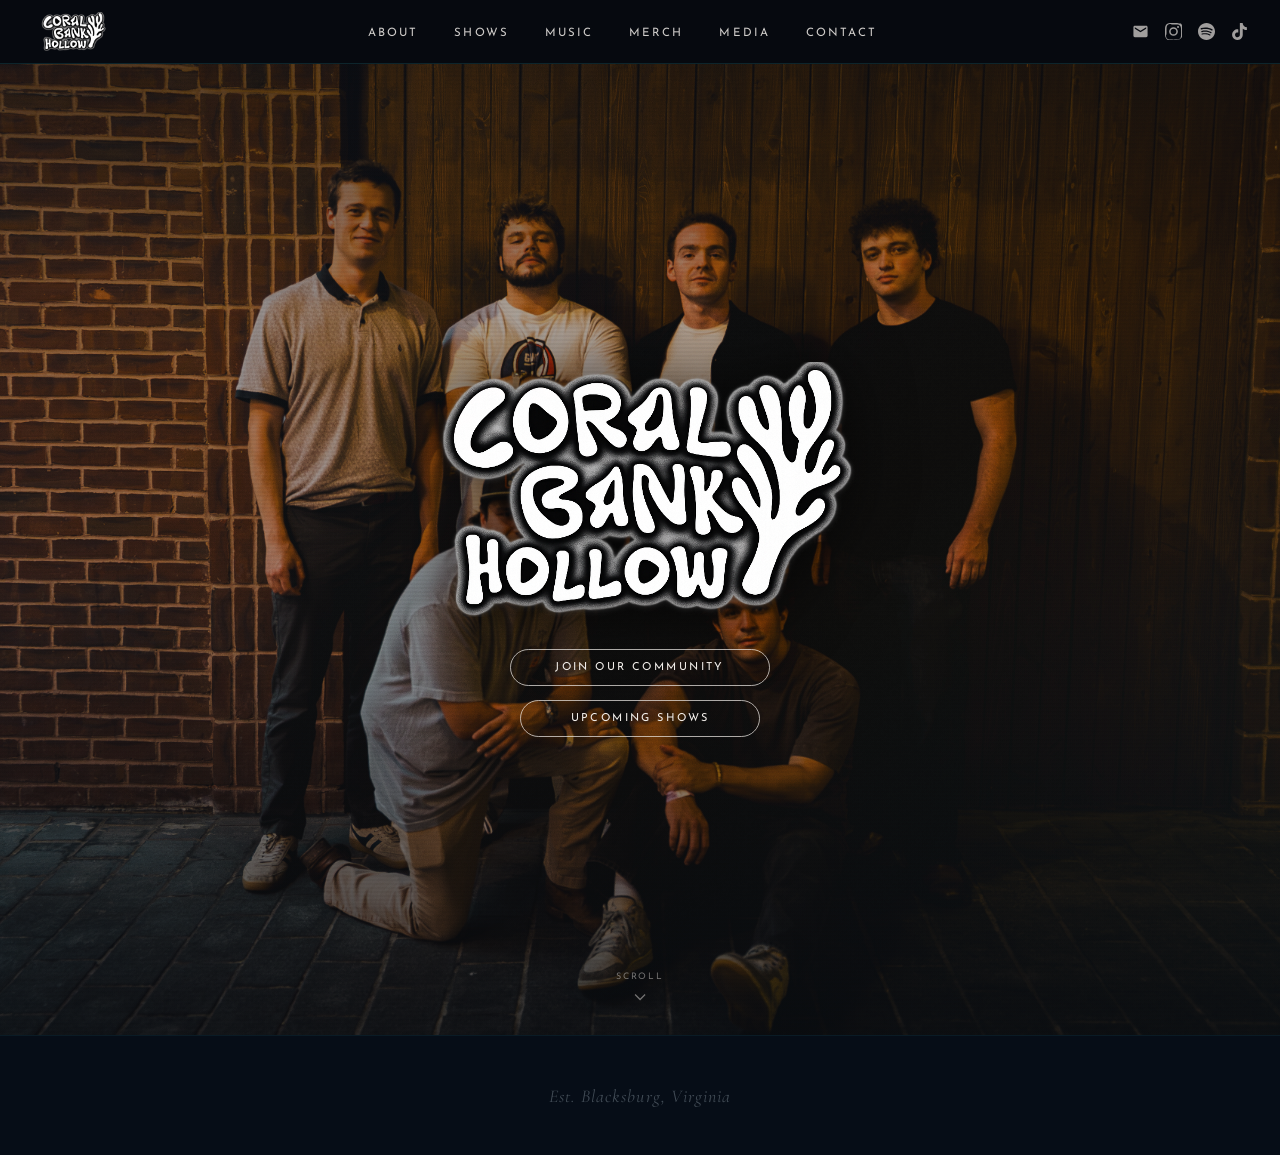
<file: index.html>
<!DOCTYPE html>
<html lang="en">
<head>
  <meta charset="UTF-8" />
  <meta name="viewport" content="width=device-width, initial-scale=1.0" />
  <title>Coral Bank Hollow</title>
  <link
    href="https://fonts.googleapis.com/css2?family=Cormorant+Garamond:ital,wght@0,300;0,600;1,300;1,600;1,700&family=Josefin+Sans:wght@200;300;400;600&display=swap"
    rel="stylesheet"
  />
  <style>
    :root {
      --nav-bg: #06090f;
      --nav-height: 64px;
      --teal: #3bbfcc;
      --coral: #e8674a;
      --deep: #060d17;
      --fog: #c8d8e2;
      --white: #f2eeea;
      --font-display: 'Cormorant Garamond', Georgia, serif;
      --font-ui: 'Josefin Sans', sans-serif;
    }

    *, *::before, *::after { box-sizing: border-box; margin: 0; padding: 0; }

    html { scroll-behavior: smooth; }

    body {
      background: var(--deep);
      color: var(--white);
      font-family: var(--font-ui);
      overflow-x: hidden;
    }

    /* ── NAV ───────────────────────────────────────────────── */
    nav {
      position: fixed;
      top: 0; left: 0; right: 0;
      z-index: 100;
      height: var(--nav-height);
      background: var(--nav-bg);
      display: flex;
      align-items: center;
      justify-content: space-between;
      padding: 0 32px;
      border-bottom: 1px solid rgba(59, 191, 204, 0.15);
    }

    .nav-logo {
      display: flex;
      align-items: center;
      gap: 10px;
      text-decoration: none;
    }

    /* Logo placeholder – swap for your <img> */
    .nav-logo-img {
      height: 40px;        /* control size */
      width: auto;         /* keeps aspect ratio */
      object-fit: contain; /* prevents cropping */
      border-radius: 0;    /* remove circle */
      display: block;
    }

    .nav-links {
      display: flex;
      align-items: center;
      gap: 36px;
      list-style: none;
    }

    .nav-links a {
      text-decoration: none;
      color: var(--white);
      font-family: var(--font-ui);
      font-weight: 400;
      font-size: 11.5px;
      letter-spacing: 0.18em;
      text-transform: uppercase;
      opacity: 0.85;
      transition: opacity 0.2s, color 0.2s;
      position: relative;
    }

    .nav-links a::after {
      content: '';
      position: absolute;
      bottom: -4px; left: 0; right: 0;
      height: 1px;
      background: var(--teal);
      transform: scaleX(0);
      transform-origin: left;
      transition: transform 0.25s ease;
    }

    .nav-links a:hover { opacity: 1; color: var(--teal); }
    .nav-links a:hover::after { transform: scaleX(1); }

    .nav-socials {
      display: flex;
      align-items: center;
      gap: 16px;
    }

    .nav-socials a {
      color: rgba(242,238,234,0.65);
      transition: color 0.2s;
      display: flex;
      align-items: center;
    }

    .nav-socials a:hover { color: var(--teal); }

    .nav-socials svg {
      width: 17px;
      height: 17px;
      fill: currentColor;
    }

    /* ── HERO ──────────────────────────────────────────────── */
    .hero {
      position: relative;
      width: 100%;
      height: 115vh; /* extra height = scroll room to see full photo */
      min-height: 700px;
      overflow: hidden;
    }

    .hero-img {
      position: absolute;
      inset: 0;
      width: 100%;
      height: 100%;
      object-fit: cover;
      object-position: center top;
      /* slight blue/teal grade over the photo */
      filter: saturate(0.92) brightness(0.82);
    }

    /* layered dark-to-transparent overlays for depth */
    .hero-overlay {
      position: absolute;
      inset: 0;
      background:
        linear-gradient(
          to bottom,
          rgba(6,9,15,0.55) 0%,
          rgba(6,9,15,0.1) 30%,
          rgba(6,9,15,0.1) 60%,
          rgba(6,9,15,0.7) 100%
        ),
        linear-gradient(
          135deg,
          rgba(6,30,60,0.25) 0%,
          transparent 60%,
          rgba(59,191,204,0.06) 100%
        );
    }

    /* faint scanline texture for that moody live-photo feel */
    .hero-overlay::after {
      content: '';
      position: absolute;
      inset: 0;
      background-image: repeating-linear-gradient(
        0deg,
        transparent,
        transparent 2px,
        rgba(0,0,0,0.04) 2px,
        rgba(0,0,0,0.04) 4px
      );
      pointer-events: none;
    }

    .hero-content {
      position: absolute;
      inset: 0;
      padding-top: var(--nav-height);
      display: flex;
      flex-direction: column;
      align-items: center;
      justify-content: center;
      gap: 28px;
    }

    /* ── BAND NAME ─────────────────────────────────────────── */
    .band-name-wrap {
      display: block;
      flex-direction: column;
      align-items: center;
      gap: 2px;
      /* drop-shadow to lift it off the photo */
      filter: drop-shadow(0 4px 32px rgba(0,0,0,0.7));
      margin-bottom: 0;
    }

    /* Swap this entire block for your <img src="logo.png" /> if you have a logo file */
    .band-name {
      font-family: var(--font-display);
      font-style: italic;
      font-weight: 700;
      font-size: clamp(62px, 9vw, 130px);
      line-height: 0.88;
      letter-spacing: -0.01em;
      text-align: center;

      /* oceanic-to-coral gradient matching both photo palettes */
      background: linear-gradient(
        135deg,
        #c8eef4 0%,
        #3bbfcc 25%,
        #e0f2f5 50%,
        #e8674a 75%,
        #f2a07a 100%
      );
      -webkit-background-clip: text;
      -webkit-text-fill-color: transparent;
      background-clip: text;
      background-size: 200% 200%;
      animation: gradientShift 6s ease-in-out infinite alternate;
    }

    @keyframes gradientShift {
      0%   { background-position: 0% 50%; }
      100% { background-position: 100% 50%; }
    }

    /* logo placeholder note — remove once you add real logo */
    .logo-placeholder-note {
      font-size: 11px;
      letter-spacing: 0.12em;
      color: rgba(255,255,255,0.3);
      text-transform: uppercase;
      margin-top: 6px;
      display: none; /* hidden by default, shown if you need guidance */
    }

    /* ── CTA BUTTONS ───────────────────────────────────────── */
    .hero-buttons {
      display: flex;
      flex-direction: column;
      align-items: center;
      gap: 14px;
      margin-top: 0px;
    }

    .btn {
      display: inline-block;
      padding: 12px 44px;
      font-family: var(--font-ui);
      font-size: 11px;
      font-weight: 400;
      letter-spacing: 0.22em;
      text-transform: uppercase;
      text-decoration: none;
      border-radius: 100px;
      transition: background 0.25s, color 0.25s, border-color 0.25s, transform 0.15s;
      cursor: pointer;
      min-width: 240px;
      text-align: center;
    }

    .btn-outline {
      background: transparent;
      color: var(--white);
      border: 1.5px solid rgba(242,238,234,0.7);
      backdrop-filter: blur(6px);
    }

    .btn-outline:hover {
      background: var(--teal);
      border-color: var(--teal);
      color: var(--deep);
      transform: translateY(-2px);
    }

    .btn-outline.coral:hover {
      background: var(--coral);
      border-color: var(--coral);
      color: var(--white);
    }

    /* ── SCROLL HINT ───────────────────────────────────────── */
    .scroll-hint {
      position: absolute;
      bottom: 28px;
      left: 50%;
      transform: translateX(-50%);
      display: flex;
      flex-direction: column;
      align-items: center;
      gap: 6px;
      opacity: 0.45;
      animation: fadeInUp 1.8s ease forwards, bob 2.5s ease-in-out 2s infinite;
    }

    .scroll-hint span {
      font-size: 9px;
      letter-spacing: 0.2em;
      text-transform: uppercase;
    }

    .scroll-hint svg {
      width: 20px;
      height: 20px;
      stroke: currentColor;
      fill: none;
      stroke-width: 1.5;
    }

    

    @keyframes fadeInUp {
      from { opacity: 0; transform: translateX(-50%) translateY(10px); }
      to   { opacity: 0.45; transform: translateX(-50%) translateY(0); }
    }

    @keyframes bob {
      0%, 100% { transform: translateX(-50%) translateY(0); }
      50%       { transform: translateX(-50%) translateY(5px); }
    }

    /* ── ENTRY ANIMATIONS ──────────────────────────────────── */
    .hero-content > * {
      opacity: 0;
      animation: riseIn 0.9s cubic-bezier(0.22,1,0.36,1) forwards;
    }

    .hero-content > *:nth-child(1) { animation-delay: 0.3s; }
    .hero-content > *:nth-child(2) { animation-delay: 0.55s; }

    @keyframes riseIn {
      from { opacity: 0; transform: translateY(22px); }
      to   { opacity: 1; transform: translateY(0); }
    }

    /* ── BELOW-FOLD TEASE ──────────────────────────────────── */
    .below-hero {
      background: var(--deep);
      min-height: 120px;
      display: flex;
      align-items: center;
      justify-content: center;
      border-top: 1px solid rgba(59,191,204,0.08);
    }

    .below-hero p {
      font-family: var(--font-display);
      font-style: italic;
      font-size: 18px;
      color: rgba(200,216,226,0.3);
      letter-spacing: 0.06em;
    }

    .nav-hamburger {
  display: none;
  flex-direction: column;
  gap: 5px;
  cursor: pointer;
  padding: 4px;
  background: none;
  border: none;
}

.nav-hamburger span {
  display: block;
  width: 24px;
  height: 2px;
  background: var(--white);
}

.nav-mobile-drawer {
  display: none;
  position: fixed;
  top: 60px; left: 0; right: 0;
  background: var(--navy);
  border-bottom: 2px solid var(--orange);
  z-index: 190;
  padding: 1.5rem 2rem;
  flex-direction: column;
  gap: 1.2rem;
}

  .nav-mobile-drawer.open { display: flex; }

  .nav-mobile-drawer a {
    color: var(--white);
    text-decoration: none;
    font-size: 0.8rem;
    font-weight: 700;
    letter-spacing: 0.14em;
    text-transform: uppercase;
  }

  .nav-mobile-socials {
    display: flex;
    gap: 1.2rem;
    padding-top: 0.5rem;
    border-top: 1px solid rgba(255,255,255,0.1);
  }

  .nav-mobile-socials a {
    color: var(--white);
    opacity: 0.7;
    display: flex;
  }

  .nav-mobile-socials svg {
    width: 17px;
    height: 17px;
    fill: currentColor;
  }

  @media (max-width: 768px) {
    .nav-links,
    .nav-socials { display: none; }
    .nav-hamburger { display: flex; }
  }

    @media (max-width: 480px) {
      .photos-grid { grid-template-columns: 1fr 1fr; }
      .tagline-text { font-size: 0.85rem; letter-spacing: 0.08em; }
      .content-wrap { padding: 0 1.25rem; }
    }
  </style>

  <link rel="icon" type="image/png" href="images/favicon.png">
  <link rel="apple-touch-icon" href="images/favicon.png">
</head>



<body>

  <!-- ─────────────── NAV ─────────────── -->
  <nav>
    <!-- TOP-LEFT LOGO: swap .nav-logo-img div for <img src="your-logo.png" /> -->
    <a class="nav-logo" href="index.html" aria-label="Coral Bank Hollow home">
      <img src="images/logo-trans.png" alt="Coral Bank Hollow logo" class="nav-logo-img">
    </a>

    <ul class="nav-links">
      <li><a href="about.html">About</a></li>
      <li><a href="shows.html">Shows</a></li>
      <li><a href="music.html">Music</a></li>
      <li><a href="merch.html">Merch</a></li>
      <li><a href="media.html">Media</a></li>
      <li><a href="contact.html">Contact</a></li>
    </ul>

    <div class="nav-socials">
      <!-- Email -->
      <a href="mailto:hunter@beatlinepd.com" aria-label="Email">
        <svg viewBox="0 0 24 24" xmlns="http://www.w3.org/2000/svg">
          <path d="M20 4H4C2.9 4 2 4.9 2 6v12c0 1.1.9 2 2 2h16c1.1 0 2-.9 2-2V6c0-1.1-.9-2-2-2zm0 4l-8 5-8-5V6l8 5 8-5v2z"/>
        </svg>
      </a>
      <!-- Instagram -->
      <a href="https://www.instagram.com/coralbankhollow/" aria-label="Instagram">
        <svg viewBox="0 0 24 24" xmlns="http://www.w3.org/2000/svg">
          <path d="M12 2.163c3.204 0 3.584.012 4.85.07 1.17.054 1.97.24 2.428.403a4.92 4.92 0 011.772 1.153 4.92 4.92 0 011.153 1.772c.163.457.35 1.257.403 2.428.058 1.265.069 1.645.069 4.849s-.012 3.584-.07 4.85c-.054 1.17-.24 1.97-.403 2.428a4.92 4.92 0 01-1.153 1.772 4.92 4.92 0 01-1.772 1.153c-.457.163-1.257.35-2.428.403-1.265.058-1.645.069-4.849.069s-3.584-.012-4.85-.07c-1.17-.054-1.97-.24-2.428-.403a4.92 4.92 0 01-1.772-1.153 4.92 4.92 0 01-1.153-1.772c-.163-.457-.35-1.257-.403-2.428C2.175 15.747 2.163 15.368 2.163 12s.012-3.584.07-4.85c.054-1.17.24-1.97.403-2.428A4.92 4.92 0 013.79 2.95a4.92 4.92 0 011.772-1.153c.457-.163 1.257-.35 2.428-.403C9.253 2.175 9.632 2.163 12 2.163zm0-2.163C8.756 0 8.333.014 7.053.072 5.775.13 4.902.333 4.14.63a7.07 7.07 0 00-2.561 1.67A7.07 7.07 0 00.63 4.14C.333 4.902.13 5.775.072 7.053.014 8.333 0 8.756 0 12c0 3.244.014 3.667.072 4.947.058 1.278.261 2.151.558 2.913a7.07 7.07 0 001.67 2.561 7.07 7.07 0 002.561 1.67c.762.297 1.635.5 2.913.558C8.333 23.986 8.756 24 12 24s3.667-.014 4.947-.072c1.278-.058 2.151-.261 2.913-.558a7.07 7.07 0 002.561-1.67 7.07 7.07 0 001.67-2.561c.297-.762.5-1.635.558-2.913.058-1.28.072-1.703.072-4.947s-.014-3.667-.072-4.947c-.058-1.278-.261-2.151-.558-2.913a7.07 7.07 0 00-1.67-2.561A7.07 7.07 0 0019.86.63C19.098.333 18.225.13 16.947.072 15.667.014 15.244 0 12 0zm0 5.838a6.162 6.162 0 100 12.324 6.162 6.162 0 000-12.324zm0 10.162a4 4 0 110-8 4 4 0 010 8zm6.406-11.845a1.44 1.44 0 100 2.88 1.44 1.44 0 000-2.88z"/>
        </svg>
      </a>
      <!-- Spotify -->
      <a href="https://open.spotify.com/artist/0JOY1f8W31tqVf5EaBoRbS" aria-label="Spotify">
        <svg viewBox="0 0 24 24" xmlns="http://www.w3.org/2000/svg">
          <path d="M12 0C5.373 0 0 5.373 0 12s5.373 12 12 12 12-5.373 12-12S18.627 0 12 0zm5.52 17.316a.75.75 0 01-1.032.25c-2.824-1.726-6.378-2.116-10.564-1.16a.75.75 0 01-.332-1.463c4.577-1.043 8.502-.594 11.678 1.34a.75.75 0 01.25 1.033zm1.476-3.284a.938.938 0 01-1.29.307c-3.23-1.986-8.155-2.562-11.98-1.402a.938.938 0 01-.545-1.793c4.36-1.322 9.784-.682 13.508 1.597a.938.938 0 01.307 1.29zm.127-3.42c-3.876-2.302-10.273-2.514-13.972-1.39a1.126 1.126 0 01-.656-2.153c4.242-1.292 11.286-1.043 15.742 1.608a1.126 1.126 0 01-1.114 1.935z"/>
        </svg>
      </a>
      <!-- TikTok -->
      <a href="https://www.tiktok.com/@coralbankhollowband?_r=1&_t=ZT-96KVyiaOOXm" aria-label="TikTok">
        <svg viewBox="0 0 24 24" xmlns="http://www.w3.org/2000/svg">
          <path d="M12.525.02c1.31-.02 2.61-.01 3.91-.02.08 1.53.63 3.09 1.75 4.17 1.12 1.11 2.7 1.62 4.24 1.79v4.03c-1.44-.05-2.89-.35-4.2-.97-.57-.26-1.1-.59-1.62-.93-.01 2.92.01 5.84-.02 8.75-.08 1.4-.54 2.79-1.35 3.94-1.31 1.92-3.58 3.17-5.91 3.21-1.43.08-2.86-.31-4.08-1.03-2.02-1.19-3.44-3.37-3.65-5.71-.02-.5-.03-1-.01-1.49.18-1.9 1.12-3.72 2.58-4.96 1.66-1.44 3.98-2.13 6.15-1.72.02 1.48-.04 2.96-.04 4.44-.99-.32-2.15-.23-3.02.37-.63.41-1.11 1.04-1.36 1.75-.21.51-.15 1.07-.14 1.61.24 1.64 1.82 3.02 3.5 2.87 1.12-.01 2.19-.66 2.77-1.61.19-.33.4-.67.41-1.06.1-1.79.06-3.57.07-5.36.01-4.03-.01-8.05.02-12.07z"/>
        </svg>
      </a>
    </div>

    <button class="nav-hamburger" id="hamburger" aria-label="Menu">
      <span></span><span></span><span></span>
    </button>
    
  </nav>

  <div class="nav-mobile-drawer" id="mobileDrawer">
    <a href="about.html">About</a>
    <a href="shows.html">Shows</a>
    <a href="music.html">Music</a>
    <a href="merch.html">Merch</a>
    <a href="media.html">Media</a>
    <a href="contact.html">Contact</a>
    <div class="nav-mobile-socials">
      <a href="mailto:hunter@beatlinepd.com" aria-label="Email"><svg viewBox="0 0 24 24"><path d="M20 4H4C2.9 4 2 4.9 2 6v12c0 1.1.9 2 2 2h16c1.1 0 2-.9 2-2V6c0-1.1-.9-2-2-2zm0 4l-8 5-8-5V6l8 5 8-5v2z"/></svg></a>
      <a href="https://www.instagram.com/coralbankhollow/" aria-label="Instagram"><svg viewBox="0 0 24 24"><path d="M12 2.163c3.204 0 3.584.012 4.85.07 1.17.054 1.97.24 2.428.403a4.92 4.92 0 011.772 1.153 4.92 4.92 0 011.153 1.772c.163.457.35 1.257.403 2.428.058 1.265.069 1.645.069 4.849s-.012 3.584-.07 4.85c-.054 1.17-.24 1.97-.403 2.428a4.92 4.92 0 01-1.153 1.772 4.92 4.92 0 01-1.772 1.153c-.457.163-1.257.35-2.428.403-1.265.058-1.645.069-4.849.069s-3.584-.012-4.85-.07c-1.17-.054-1.97-.24-2.428-.403a4.92 4.92 0 01-1.772-1.153 4.92 4.92 0 01-1.153-1.772c-.163-.457-.35-1.257-.403-2.428C2.175 15.747 2.163 15.368 2.163 12s.012-3.584.07-4.85c.054-1.17.24-1.97.403-2.428A4.92 4.92 0 013.79 2.95a4.92 4.92 0 011.772-1.153c.457-.163 1.257-.35 2.428-.403C9.253 2.175 9.632 2.163 12 2.163zm0 5.838a6.162 6.162 0 100 12.324 6.162 6.162 0 000-12.324zm0 10.162a4 4 0 110-8 4 4 0 010 8zm6.406-11.845a1.44 1.44 0 100 2.88 1.44 1.44 0 000-2.88z"/></svg></a>
      <a href="https://open.spotify.com/artist/0JOY1f8W31tqVf5EaBoRbS" aria-label="Spotify"><svg viewBox="0 0 24 24"><path d="M12 0C5.373 0 0 5.373 0 12s5.373 12 12 12 12-5.373 12-12S18.627 0 12 0zm5.52 17.316a.75.75 0 01-1.032.25c-2.824-1.726-6.378-2.116-10.564-1.16a.75.75 0 01-.332-1.463c4.577-1.043 8.502-.594 11.678 1.34a.75.75 0 01.25 1.033zm1.476-3.284a.938.938 0 01-1.29.307c-3.23-1.986-8.155-2.562-11.98-1.402a.938.938 0 01-.545-1.793c4.36-1.322 9.784-.682 13.508 1.597a.938.938 0 01.307 1.29zm.127-3.42c-3.876-2.302-10.273-2.514-13.972-1.39a1.126 1.126 0 01-.656-2.153c4.242-1.292 11.286-1.043 15.742 1.608a1.126 1.126 0 01-1.114 1.935z"/></svg></a>
      <a href="https://www.tiktok.com/@coralbankhollowband?_r=1&_t=ZT-96KVyiaOOXm" aria-label="TikTok"><svg viewBox="0 0 24 24"><path d="M12.525.02c1.31-.02 2.61-.01 3.91-.02.08 1.53.63 3.09 1.75 4.17 1.12 1.11 2.7 1.62 4.24 1.79v4.03c-1.44-.05-2.89-.35-4.2-.97-.57-.26-1.1-.59-1.62-.93-.01 2.92.01 5.84-.02 8.75-.08 1.4-.54 2.79-1.35 3.94-1.31 1.92-3.58 3.17-5.91 3.21-1.43.08-2.86-.31-4.08-1.03-2.02-1.19-3.44-3.37-3.65-5.71-.02-.5-.03-1-.01-1.49.18-1.9 1.12-3.72 2.58-4.96 1.66-1.44 3.98-2.13 6.15-1.72.02 1.48-.04 2.96-.04 4.44-.99-.32-2.15-.23-3.02.37-.63.41-1.11 1.04-1.36 1.75-.21.51-.15 1.07-.14 1.61.24 1.64 1.82 3.02 3.5 2.87 1.12-.01 2.19-.66 2.77-1.61.19-.33.4-.67.41-1.06.1-1.79.06-3.57.07-5.36.01-4.03-.01-8.05.02-12.07z"/></svg></a>
    </div>
  </div>

  <!-- ─────────────── HERO ─────────────── -->
  <section class="hero">
    <img class="hero-img" src="images/hero.jpg" alt="Coral Bank Hollow band photo" />
    <div class="hero-overlay"></div>

    <div class="hero-content">

      <!-- CENTER LOGO / BAND NAME -->
      <!-- Option A (default): styled text as the centerpiece -->
      <div class="band-name-wrap">
        <!-- <h1 class="band-name">Coral Bank Hollow</h1> -->

        <img src="images/logo-trans.png"
            alt="Coral Bank Hollow"
            style="max-width: min(520px, 80vw); height: auto; object-fit: contain;">
      </div>

      <!-- CTA BUTTONS -->
      <div class="hero-buttons">
        <a href="https://www.instagram.com/coralbankhollow/" class="btn btn-outline">Join Our Community</a>
        <a href="shows.html"   class="btn btn-outline coral">Upcoming Shows</a>
      </div>

    </div>

    <div class="scroll-hint">
      <span>Scroll</span>
      <svg viewBox="0 0 24 24"><polyline points="6 9 12 15 18 9"/></svg>
    </div>
  </section>

  <!-- below-fold tease so the scroll feels intentional -->
  <div class="below-hero">
    <p>Est. Blacksburg, Virginia</p>
  </div>
<script>
  const hamburger = document.getElementById('hamburger');
  const drawer = document.getElementById('mobileDrawer');
  hamburger.addEventListener('click', () => drawer.classList.toggle('open'));
  drawer.querySelectorAll('a').forEach(a => a.addEventListener('click', () => drawer.classList.remove('open')));
</script>

</body>
</html>
</file>
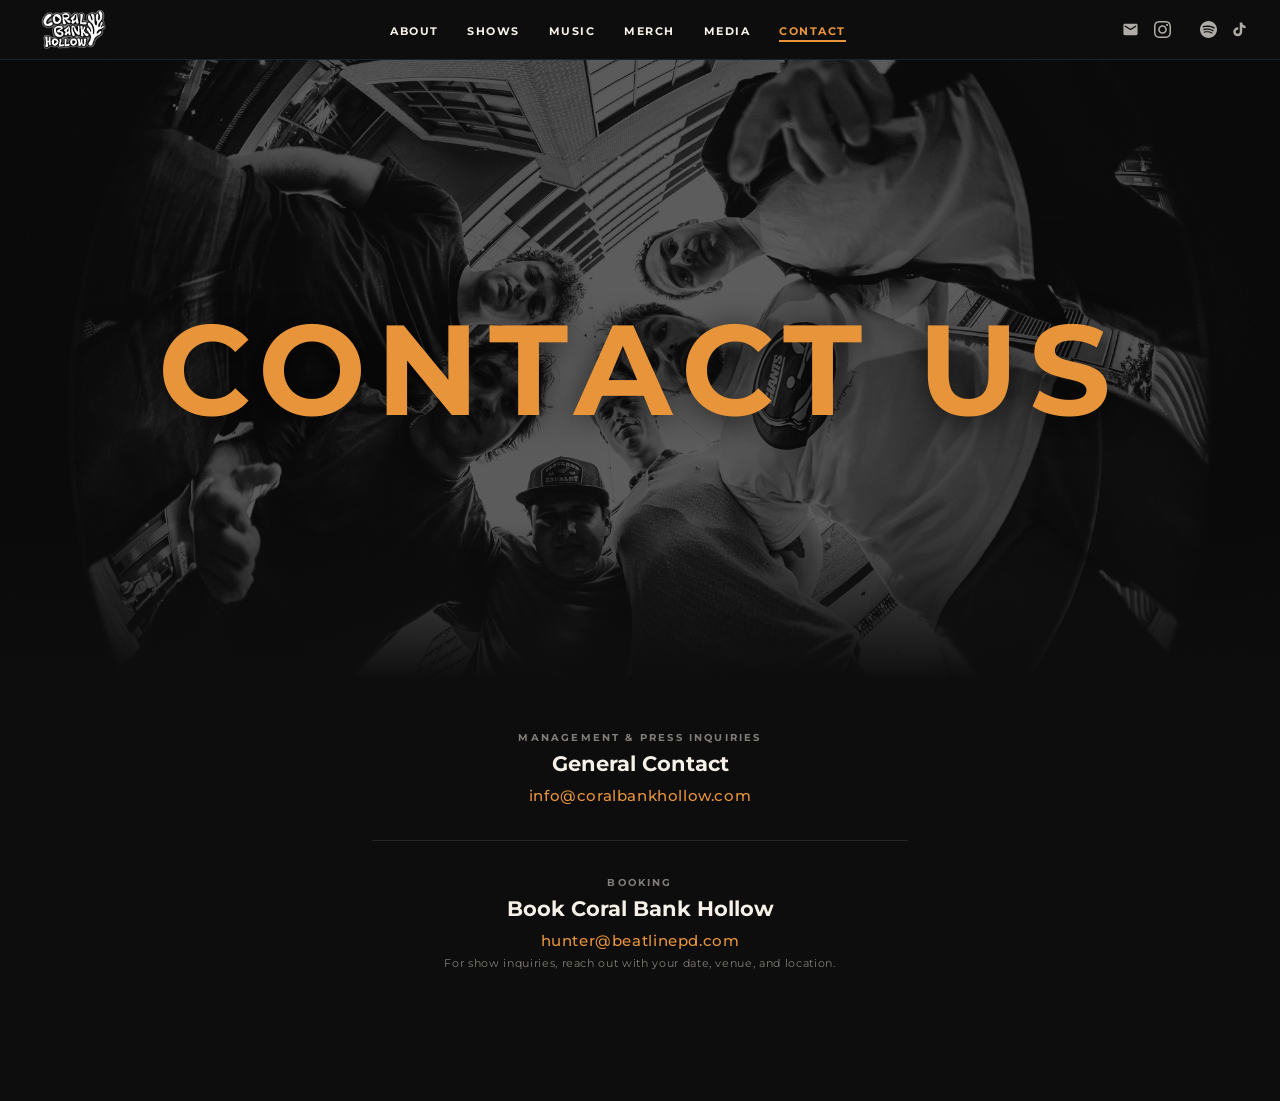
<file: contact.html>
<!DOCTYPE html>
<html lang="en">
<head>
  <meta charset="UTF-8" />
  <meta name="viewport" content="width=device-width, initial-scale=1.0" />
  <title>Contact — Coral Bank Hollow</title>
  <link rel="preconnect" href="https://fonts.googleapis.com" />
  <link rel="preconnect" href="https://fonts.gstatic.com" crossorigin />
  <link href="https://fonts.googleapis.com/css2?family=Montserrat:wght@400;500;600;700&display=swap" rel="stylesheet" />
  <style>
    :root {
      --navy:    #162d47;
      --orange:  #e8943a;
      --cyan:    #7dd3e8;
      --white:   #f5f0e8;
      --muted:   rgba(245,240,232,0.5);
      --divider: rgba(245,240,232,0.1);
    }

    *, *::before, *::after { box-sizing: border-box; margin: 0; padding: 0; }
    html { scroll-behavior: smooth; }

    body {
      font-family: 'Montserrat', sans-serif;
      background: #0d0d0d;
      color: var(--white);
      overflow-x: hidden;
    }

    /* ══════════════════════════════
       NAV
    ══════════════════════════════ */
    nav {
      position: fixed;
      top: 0; left: 0; right: 0;
      z-index: 200;
      background: var(--nav-bg);
      height: 60px;
      display: flex;
      align-items: center;
      justify-content: space-between;
      padding: 0 2rem;
      border-bottom: 1px solid rgba(59, 191, 204, 0.15);
    }

    .nav-logo { display: flex; align-items: center; text-decoration: none; flex-shrink: 0; }

    .nav-logo-placeholder {
      height: 36px; padding: 0 12px;
      border: 2px dashed rgba(232,148,58,0.5); border-radius: 4px;
      display: flex; align-items: center; justify-content: center;
      font-size: 0.58rem; letter-spacing: 0.1em;
      color: rgba(232,148,58,0.6); text-transform: uppercase; white-space: nowrap;
    }

    .nav-links { display: flex; align-items: center; gap: 1.8rem; list-style: none; }

    .nav-links a {
      color: var(--white); text-decoration: none;
      font-size: 0.68rem; font-weight: 700;
      letter-spacing: 0.14em; text-transform: uppercase;
      position: relative; transition: color 0.2s;
    }

    .nav-links a::after {
      content: ''; position: absolute;
      bottom: -4px; left: 0; right: 0;
      height: 2px; background: var(--orange);
      transform: scaleX(0); transition: transform 0.2s;
    }

    .nav-links a:hover, .nav-links a.active { color: var(--orange); }
    .nav-links a:hover::after, .nav-links a.active::after { transform: scaleX(1); }

    .nav-socials { display: flex; align-items: center; gap: 0.9rem; flex-shrink: 0; }

    .nav-socials a {
      color: var(--white); opacity: 0.7; text-decoration: none;
      display: flex; align-items: center; transition: opacity 0.2s, color 0.2s;
    }

    .nav-socials a:hover { opacity: 1; color: var(--cyan); }
    .icon { width: 17px; height: 17px; fill: currentColor; }

    .nav-hamburger {
      display: none; flex-direction: column; gap: 5px;
      cursor: pointer; padding: 4px; background: none; border: none;
    }

    .nav-hamburger span { display: block; width: 24px; height: 2px; background: var(--white); }

    .nav-mobile-drawer {
      display: none; position: fixed;
      top: 60px; left: 0; right: 0;
      background: var(--navy); border-bottom: 2px solid var(--orange);
      z-index: 190; padding: 1.5rem 2rem; flex-direction: column; gap: 1.2rem;
    }

    .nav-mobile-drawer.open { display: flex; }
    .nav-mobile-drawer a {
      color: var(--white); text-decoration: none;
      font-size: 0.8rem; font-weight: 700;
      letter-spacing: 0.14em; text-transform: uppercase;
    }

    .nav-mobile-socials {
      display: flex; gap: 1.2rem;
      padding-top: 0.5rem; border-top: 1px solid rgba(255,255,255,0.1);
    }

    .nav-mobile-socials a { color: var(--white); opacity: 0.7; display: flex; }

    /* ══════════════════════════════
       HERO
    ══════════════════════════════ */
    .contact-hero {
      margin-top: 60px;
      position: relative;
      width: 100%;
      height: clamp(340px, 55vw, 620px);
      display: flex;
      align-items: center;
      justify-content: center;
      overflow: hidden;
    }

    .contact-hero img {
      position: absolute;
      inset: 0; width: 100%; height: 100%;
      object-fit: cover;
      object-position: center 30%;
      filter: brightness(0.4) saturate(0.3);
    }

    /* Placeholder */
    .contact-hero-placeholder {
      position: absolute;
      inset: 0;
      background: #0f1c2a;
      display: flex; flex-direction: column;
      align-items: center; justify-content: center; gap: 0.75rem;
    }

    .contact-hero-placeholder svg { opacity: 0.1; }
    .contact-hero-placeholder span {
      font-size: 0.62rem; letter-spacing: 0.18em;
      text-transform: uppercase; opacity: 0.25;
    }

    /* Bottom fade into page bg */
    .contact-hero-fade {
      position: absolute;
      bottom: 0; left: 0; right: 0;
      height: 160px;
      background: linear-gradient(to top, #0d0d0d 0%, transparent 100%);
      pointer-events: none;
    }

    /* Big title */
    .contact-hero-text {
      position: relative;
      z-index: 2;
      text-align: center;
      padding: 0 1.5rem;
    }

    .contact-hero-text h1 {
      font-size: clamp(2.8rem, 10vw, 8rem);
      font-weight: 700;
      letter-spacing: 0.08em;
      text-transform: uppercase;
      color: var(--orange);
      line-height: 0.95;
      text-shadow: 0 4px 32px rgba(0,0,0,0.7);
    }

    /* ══════════════════════════════
       CONTACT CONTENT
    ══════════════════════════════ */
    .contact-content {
      max-width: 600px;
      margin: 0 auto;
      padding: 1rem 2rem 6rem;
      display: flex;
      flex-direction: column;
      gap: 0;
    }

    /* Each contact block */
    .contact-block {
      padding: 2.2rem 0;
      border-bottom: 1px solid var(--divider);
      text-align: center;
    }

    .contact-block:last-child {
      border-bottom: none;
    }

    .contact-block-label {
      font-size: 0.62rem;
      font-weight: 700;
      letter-spacing: 0.22em;
      text-transform: uppercase;
      color: var(--muted);
      margin-bottom: 0.5rem;
    }

    .contact-block-title {
      font-size: 1.3rem;
      font-weight: 700;
      color: var(--white);
      margin-bottom: 0.6rem;
    }

    .contact-block a {
      display: inline-block;
      font-size: 0.95rem;
      font-weight: 500;
      color: var(--orange);
      text-decoration: none;
      letter-spacing: 0.04em;
      transition: color 0.2s, opacity 0.2s;
    }

    .contact-block a:hover {
      opacity: 0.75;
    }

    .contact-block-note {
      margin-top: 0.4rem;
      font-size: 0.68rem;
      color: var(--muted);
      letter-spacing: 0.06em;
    }

    .nav-logo-img {
      height: 40px;        /* control size */
      width: auto;         /* keeps aspect ratio */
      object-fit: contain; /* prevents cropping */
      border-radius: 0;    /* remove circle */
      display: block;
    }


    /* ══════════════════════════════
       RESPONSIVE
    ══════════════════════════════ */
    @media (max-width: 768px) {
      nav { padding: 0 1.25rem; }
      .nav-links, .nav-socials { display: none; }
      .nav-hamburger { display: flex; }
      .contact-content { padding: 1rem 1.5rem 4rem; }
    }
  </style>
  
  <link rel="icon" type="image/png" href="images/favicon.png">
  <link rel="apple-touch-icon" href="images/favicon.png">
</head>
<body>

  <!-- ══ NAV ══ -->
  <nav>
    <a href="index.html" class="nav-logo">
      <img src="images/logo-trans.png" alt="Coral Bank Hollow logo" class="nav-logo-img">
    </a>

    <ul class="nav-links">
      <li><a href="about.html">About</a></li>
      <li><a href="shows.html">Shows</a></li>
      <li><a href="music.html">Music</a></li>
      <li><a href="#merch">Merch</a></li>
      <li><a href="media.html">Media</a></li>
      <li><a href="contact.html" class="active">Contact</a></li>
    </ul>

    <div class="nav-socials">
      <a href="mailto:hunter@beatlinepd.com" title="Email">
        <svg class="icon" viewBox="0 0 24 24"><path d="M20 4H4c-1.1 0-2 .9-2 2v12c0 1.1.9 2 2 2h16c1.1 0 2-.9 2-2V6c0-1.1-.9-2-2-2zm0 4l-8 5-8-5V6l8 5 8-5v2z"/></svg>
      </a>
      <a href="https://www.instagram.com/coralbankhollow/" title="Instagram">
        <svg class="icon" viewBox="0 0 24 24"><path d="M12 2.163c3.204 0 3.584.012 4.85.07 3.252.148 4.771 1.691 4.919 4.919.058 1.265.069 1.645.069 4.849 0 3.205-.012 3.584-.069 4.849-.149 3.225-1.664 4.771-4.919 4.919-1.266.058-1.644.07-4.85.07-3.204 0-3.584-.012-4.849-.07-3.26-.149-4.771-1.699-4.919-4.92-.058-1.265-.07-1.644-.07-4.849 0-3.204.013-3.583.07-4.849.149-3.227 1.664-4.771 4.919-4.919 1.266-.057 1.645-.069 4.849-.069zm0-2.163c-3.259 0-3.667.014-4.947.072-4.358.2-6.78 2.618-6.98 6.98-.059 1.281-.073 1.689-.073 4.948 0 3.259.014 3.668.072 4.948.2 4.358 2.618 6.78 6.98 6.98 1.281.058 1.689.072 4.948.072 3.259 0 3.668-.014 4.948-.072 4.354-.2 6.782-2.618 6.979-6.98.059-1.28.073-1.689.073-4.948 0-3.259-.014-3.667-.072-4.947-.196-4.354-2.617-6.78-6.979-6.98-1.281-.059-1.69-.073-4.949-.073zm0 5.838c-3.403 0-6.162 2.759-6.162 6.162s2.759 6.163 6.162 6.163 6.162-2.759 6.162-6.163c0-3.403-2.759-6.162-6.162-6.162zm0 10.162c-2.209 0-4-1.79-4-4 0-2.209 1.791-4 4-4s4 1.791 4 4c0 2.21-1.791 4-4 4zm6.406-11.845c-.796 0-1.441.645-1.441 1.44s.645 1.44 1.441 1.44c.795 0 1.439-.645 1.439-1.44s-.644-1.44-1.439-1.44z"/></svg>
      </a>
      <a href="https://open.spotify.com/artist/0JOY1f8W31tqVf5EaBoRbS" title="Spotify">
      <a href="https://open.spotify.com/artist/0JOY1f8W31tqVf5EaBoRbS" title="Spotify">
        <svg class="icon" viewBox="0 0 24 24"><path d="M12 0C5.4 0 0 5.4 0 12s5.4 12 12 12 12-5.4 12-12S18.66 0 12 0zm5.521 17.34c-.24.359-.66.48-1.021.24-2.82-1.74-6.36-2.101-10.561-1.141-.418.122-.779-.179-.899-.539-.12-.421.18-.78.54-.9 4.56-1.021 8.52-.6 11.64 1.32.42.18.479.659.301 1.02zm1.44-3.3c-.301.42-.841.6-1.262.3-3.239-1.98-8.159-2.58-11.939-1.38-.479.12-1.02-.12-1.14-.6-.12-.48.12-1.021.6-1.141C9.6 9.9 15 10.561 18.72 12.84c.361.181.54.78.241 1.2zm.12-3.36C15.24 8.4 8.82 8.16 5.16 9.301c-.6.179-1.2-.181-1.38-.721-.18-.601.18-1.2.72-1.381 4.26-1.26 11.28-1.02 15.721 1.621.539.3.719 1.02.419 1.56-.299.421-1.02.599-1.559.3z"/></svg>
      </a>
      <a href="https://www.tiktok.com/@coralbankhollowband?_r=1&_t=ZT-96KVyiaOOXm" title="TikTok">
        <svg class="icon" viewBox="0 0 24 24"><path d="M19.59 6.69a4.83 4.83 0 01-3.77-4.25V2h-3.45v13.67a2.89 2.89 0 01-2.88 2.5 2.89 2.89 0 01-2.89-2.89 2.89 2.89 0 012.89-2.89c.28 0 .54.04.79.1V9.01a6.27 6.27 0 00-.79-.05 6.34 6.34 0 00-6.34 6.34 6.34 6.34 0 006.34 6.34 6.34 6.34 0 006.33-6.34V8.69a8.18 8.18 0 004.78 1.52V6.78a4.85 4.85 0 01-1.01-.09z"/></svg>
      </a>
    </div>

    <button class="nav-hamburger" id="hamburger" aria-label="Menu">
      <span></span><span></span><span></span>
    </button>
  </nav>

  <!-- Mobile drawer -->
  <div class="nav-mobile-drawer" id="mobileDrawer">
    <a href="about.html">About</a>
    <a href="shows.html">Shows</a>
    <a href="music.html">Music</a>
    <a href="#merch">Merch</a>
    <a href="media.html">Media</a>
    <a href="contact.html">Contact</a>
    <div class="nav-mobile-socials">
      <a href="mailto:hunter@beatlinepd.com"><svg class="icon" viewBox="0 0 24 24"><path d="M20 4H4c-1.1 0-2 .9-2 2v12c0 1.1.9 2 2 2h16c1.1 0 2-.9 2-2V6c0-1.1-.9-2-2-2zm0 4l-8 5-8-5V6l8 5 8-5v2z"/></svg></a>
      <a href="https://www.instagram.com/coralbankhollow/"><svg class="icon" viewBox="0 0 24 24"><path d="M12 2.163c3.204 0 3.584.012 4.85.07 3.252.148 4.771 1.691 4.919 4.919.058 1.265.069 1.645.069 4.849 0 3.205-.012 3.584-.069 4.849-.149 3.225-1.664 4.771-4.919 4.919-1.266.058-1.644.07-4.85.07-3.204 0-3.584-.012-4.849-.07-3.26-.149-4.771-1.699-4.919-4.92-.058-1.265-.07-1.644-.07-4.849 0-3.204.013-3.583.07-4.849.149-3.227 1.664-4.771 4.919-4.919 1.266-.057 1.645-.069 4.849-.069zm0-2.163c-3.259 0-3.667.014-4.947.072-4.358.2-6.78 2.618-6.98 6.98-.059 1.281-.073 1.689-.073 4.948 0 3.259.014 3.668.072 4.948.2 4.358 2.618 6.78 6.98 6.98 1.281.058 1.689.072 4.948.072 3.259 0 3.668-.014 4.948-.072 4.354-.2 6.782-2.618 6.979-6.98.059-1.28.073-1.689.073-4.948 0-3.259-.014-3.667-.072-4.947-.196-4.354-2.617-6.78-6.979-6.98-1.281-.059-1.69-.073-4.949-.073zm0 5.838c-3.403 0-6.162 2.759-6.162 6.162s2.759 6.163 6.162 6.163 6.162-2.759 6.162-6.163c0-3.403-2.759-6.162-6.162-6.162zm0 10.162c-2.209 0-4-1.79-4-4 0-2.209 1.791-4 4-4s4 1.791 4 4c0 2.21-1.791 4-4 4zm6.406-11.845c-.796 0-1.441.645-1.441 1.44s.645 1.44 1.441 1.44c.795 0 1.439-.645 1.439-1.44s-.644-1.44-1.439-1.44z"/></svg></a>
      <a href="https://open.spotify.com/artist/0JOY1f8W31tqVf5EaBoRbS"><svg class="icon" viewBox="0 0 24 24"><path d="M12 0C5.4 0 0 5.4 0 12s5.4 12 12 12 12-5.4 12-12S18.66 0 12 0zm5.521 17.34c-.24.359-.66.48-1.021.24-2.82-1.74-6.36-2.101-10.561-1.141-.418.122-.779-.179-.899-.539-.12-.421.18-.78.54-.9 4.56-1.021 8.52-.6 11.64 1.32.42.18.479.659.301 1.02zm1.44-3.3c-.301.42-.841.6-1.262.3-3.239-1.98-8.159-2.58-11.939-1.38-.479.12-1.02-.12-1.14-.6-.12-.48.12-1.021.6-1.141C9.6 9.9 15 10.561 18.72 12.84c.361.181.54.78.241 1.2zm.12-3.36C15.24 8.4 8.82 8.16 5.16 9.301c-.6.179-1.2-.181-1.38-.721-.18-.601.18-1.2.72-1.381 4.26-1.26 11.28-1.02 15.721 1.621.539.3.719 1.02.419 1.56-.299.421-1.02.599-1.559.3z"/></svg></a>
      <a href="https://www.tiktok.com/@coralbankhollowband?_r=1&_t=ZT-96KVyiaOOXm"><svg class="icon" viewBox="0 0 24 24"><path d="M19.59 6.69a4.83 4.83 0 01-3.77-4.25V2h-3.45v13.67a2.89 2.89 0 01-2.88 2.5 2.89 2.89 0 01-2.89-2.89 2.89 2.89 0 012.89-2.89c.28 0 .54.04.79.1V9.01a6.27 6.27 0 00-.79-.05 6.34 6.34 0 00-6.34 6.34 6.34 6.34 0 006.34 6.34 6.34 6.34 0 006.33-6.34V8.69a8.18 8.18 0 004.78 1.52V6.78a4.85 4.85 0 01-1.01-.09z"/></svg></a>
    </div>
  </div>

  <!-- ══ HERO ══ -->
  <div class="contact-hero">
    <!--
      TO ADD YOUR PHOTO: replace the placeholder div with:
      <img src="contact-bg.jpg" alt="Coral Bank Hollow live">
    -->
    <div class="contact-hero-placeholder">
      <img src="images/fish.jpg" alt="Live Photo" class="contact-hero-image">
  
    </div>
    <div class="contact-hero-fade"></div>

    <div class="contact-hero-text">
      <h1>Contact Us</h1>
    </div>
  </div>

  <!-- ══ CONTACT BLOCKS ══ -->
  <div class="contact-content">

    <!-- General / Management -->
    <div class="contact-block">
      <p class="contact-block-label">Management &amp; Press Inquiries</p>
      <p class="contact-block-title">General Contact</p>
      <a href="mailto:info@coralbankhollow.com">info@coralbankhollow.com</a>
    </div>

    <!-- Booking -->
    <div class="contact-block">
      <p class="contact-block-label">Booking</p>
      <p class="contact-block-title">Book Coral Bank Hollow</p>
      <a href="mailto:hunter@beatlinepd.com">hunter@beatlinepd.com</a>
      <p class="contact-block-note">For show inquiries, reach out with your date, venue, and location.</p>
    </div>

    <!-- Add more blocks by copying the pattern above:

    <div class="contact-block">
      <p class="contact-block-label">Label / Category</p>
      <p class="contact-block-title">Title</p>
      <a href="mailto:email@email.com">email@email.com</a>
    </div>

    -->

  </div>

  <script>
    const hamburger = document.getElementById('hamburger');
    const drawer    = document.getElementById('mobileDrawer');
    hamburger.addEventListener('click', () => drawer.classList.toggle('open'));
    drawer.querySelectorAll('a').forEach(a => a.addEventListener('click', () => drawer.classList.remove('open')));
  </script>
</body>
</html>
</file>
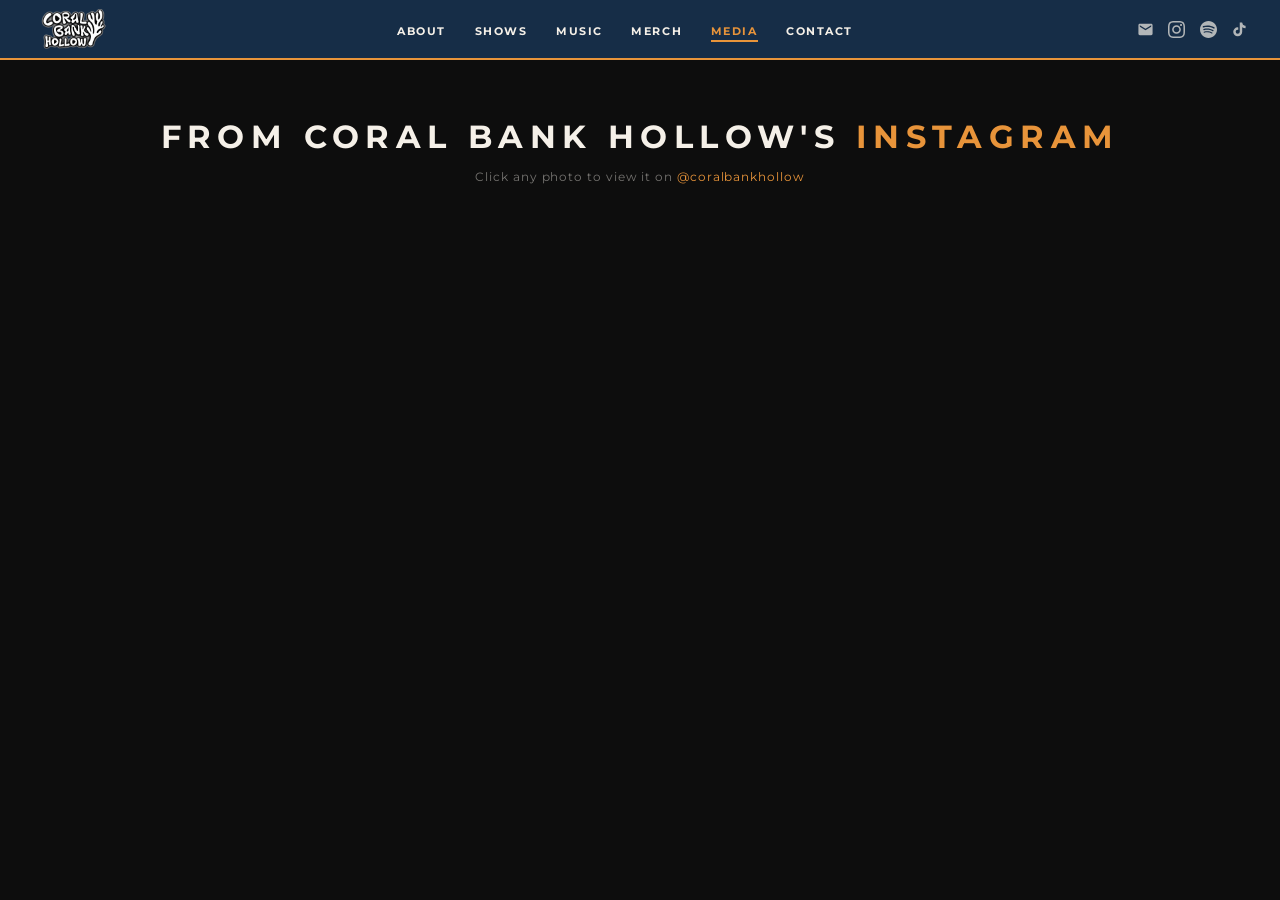
<file: media.html>
<!DOCTYPE html>
<html lang="en">
<head>
  <meta charset="UTF-8" />
  <meta name="viewport" content="width=device-width, initial-scale=1.0" />
  <title>Media — Coral Bank Hollow</title>
  <link rel="preconnect" href="https://fonts.googleapis.com" />
  <link rel="preconnect" href="https://fonts.gstatic.com" crossorigin />
  <link href="https://fonts.googleapis.com/css2?family=Montserrat:wght@400;500;600;700&display=swap" rel="stylesheet" />
  <style>
    :root {
      --navy:    #162d47;
      --orange:  #e8943a;
      --cyan:    #7dd3e8;
      --white:   #f5f0e8;
      --muted:   rgba(245,240,232,0.45);
    }

    *, *::before, *::after { box-sizing: border-box; margin: 0; padding: 0; }
    html { scroll-behavior: smooth; }

    body {
      font-family: 'Montserrat', sans-serif;
      background: #0d0d0d;
      color: var(--white);
      overflow-x: hidden;
    }

    /* ══════════════════════════════
       NAV
    ══════════════════════════════ */
    nav {
      position: fixed;
      top: 0; left: 0; right: 0;
      z-index: 200;
      background: var(--navy);
      border-bottom: 2px solid var(--orange);
      height: 60px;
      display: flex;
      align-items: center;
      justify-content: space-between;
      padding: 0 2rem;
    }

    .nav-logo { display: flex; align-items: center; text-decoration: none; flex-shrink: 0; }

    .nav-logo-placeholder {
      height: 36px; padding: 0 12px;
      border: 2px dashed rgba(232,148,58,0.5); border-radius: 4px;
      display: flex; align-items: center; justify-content: center;
      font-size: 0.58rem; letter-spacing: 0.1em;
      color: rgba(232,148,58,0.6); text-transform: uppercase; white-space: nowrap;
    }

    .nav-links { display: flex; align-items: center; gap: 1.8rem; list-style: none; }

    .nav-links a {
      color: var(--white); text-decoration: none;
      font-size: 0.68rem; font-weight: 700;
      letter-spacing: 0.14em; text-transform: uppercase;
      position: relative; transition: color 0.2s;
    }

    .nav-links a::after {
      content: ''; position: absolute;
      bottom: -4px; left: 0; right: 0;
      height: 2px; background: var(--orange);
      transform: scaleX(0); transition: transform 0.2s;
    }

    .nav-links a:hover, .nav-links a.active { color: var(--orange); }
    .nav-links a:hover::after, .nav-links a.active::after { transform: scaleX(1); }

    .nav-socials { display: flex; align-items: center; gap: 0.9rem; flex-shrink: 0; }

    .nav-socials a {
      color: var(--white); opacity: 0.7; text-decoration: none;
      display: flex; align-items: center; transition: opacity 0.2s, color 0.2s;
    }

    .nav-socials a:hover { opacity: 1; color: var(--cyan); }
    .icon { width: 17px; height: 17px; fill: currentColor; }

    .nav-hamburger {
      display: none; flex-direction: column; gap: 5px;
      cursor: pointer; padding: 4px; background: none; border: none;
    }

    .nav-hamburger span { display: block; width: 24px; height: 2px; background: var(--white); }

    .nav-mobile-drawer {
      display: none; position: fixed;
      top: 60px; left: 0; right: 0;
      background: var(--navy); border-bottom: 2px solid var(--orange);
      z-index: 190; padding: 1.5rem 2rem; flex-direction: column; gap: 1.2rem;
    }

    .nav-mobile-drawer.open { display: flex; }

    .nav-mobile-drawer a {
      color: var(--white); text-decoration: none;
      font-size: 0.8rem; font-weight: 700;
      letter-spacing: 0.14em; text-transform: uppercase;
    }

    .nav-mobile-socials {
      display: flex; gap: 1.2rem;
      padding-top: 0.5rem; border-top: 1px solid rgba(255,255,255,0.1);
    }

    .nav-mobile-socials a { color: var(--white); opacity: 0.7; display: flex; }

    /* ══════════════════════════════
       PAGE
    ══════════════════════════════ */
    .media-page {
      padding-top: 60px;
      min-height: 100vh;
    }

    /* ── Heading ── */
    .media-heading {
      text-align: center;
      padding: 3.5rem 1.5rem 2.5rem;
    }

    .media-heading h1 {
      font-size: clamp(1.2rem, 3.5vw, 2rem);
      font-weight: 700;
      letter-spacing: 0.2em;
      text-transform: uppercase;
      color: var(--white);
      line-height: 1.3;
    }

    .media-heading h1 span {
      color: var(--orange);
    }

    .media-heading p {
      margin-top: 0.75rem;
      font-size: 0.72rem;
      letter-spacing: 0.08em;
      color: var(--muted);
    }

    .media-heading p a {
      color: var(--orange);
      text-decoration: none;
    }

    .media-heading p a:hover { text-decoration: underline; }

    /* ── Behold widget container ── */
    .behold-wrap {
      width: 100%;
      max-width: 1200px;
      margin: 0 auto;
      padding: 0 1rem 5rem;
    }

    .nav-logo-img {
      height: 40px;        /* control size */
      width: auto;         /* keeps aspect ratio */
      object-fit: contain; /* prevents cropping */
      border-radius: 0;    /* remove circle */
      display: block;
    }

    /*
      Behold renders its own grid — no extra CSS needed.
      The widget fills this container automatically.
    */

    /* ══════════════════════════════
       RESPONSIVE
    ══════════════════════════════ */
    @media (max-width: 768px) {
      nav { padding: 0 1.25rem; }
      .nav-links, .nav-socials { display: none; }
      .nav-hamburger { display: flex; }
      .media-heading { padding: 2.5rem 1.25rem 2rem; }
    }
  </style>
  
  <link rel="icon" type="image/png" href="images/favicon.png">
  <link rel="apple-touch-icon" href="images/favicon.png">
  
</head>
<body>

  <!-- ══ NAV ══ -->
  <nav>
    <a href="index.html" class="nav-logo">
      <img src="images/logo-trans.png" alt="Coral Bank Hollow logo" class="nav-logo-img">
    </a>

    <ul class="nav-links">
      <li><a href="about.html">About</a></li>
      <li><a href="shows.html">Shows</a></li>
      <li><a href="music.html">Music</a></li>
      <li><a href="#merch">Merch</a></li>
      <li><a href="media.html" class="active">Media</a></li>
      <li><a href="contact.html">Contact</a></li>
    </ul>

    <div class="nav-socials">
      <a href="mailto:hunter@beatlinepd.com" title="Email">
        <svg class="icon" viewBox="0 0 24 24"><path d="M20 4H4c-1.1 0-2 .9-2 2v12c0 1.1.9 2 2 2h16c1.1 0 2-.9 2-2V6c0-1.1-.9-2-2-2zm0 4l-8 5-8-5V6l8 5 8-5v2z"/></svg>
      </a>
      <a href="https://open.spotify.com/artist/0JOY1f8W31tqVf5EaBoRbS" title="Instagram">
        <svg class="icon" viewBox="0 0 24 24"><path d="M12 2.163c3.204 0 3.584.012 4.85.07 3.252.148 4.771 1.691 4.919 4.919.058 1.265.069 1.645.069 4.849 0 3.205-.012 3.584-.069 4.849-.149 3.225-1.664 4.771-4.919 4.919-1.266.058-1.644.07-4.85.07-3.204 0-3.584-.012-4.849-.07-3.26-.149-4.771-1.699-4.919-4.92-.058-1.265-.07-1.644-.07-4.849 0-3.204.013-3.583.07-4.849.149-3.227 1.664-4.771 4.919-4.919 1.266-.057 1.645-.069 4.849-.069zm0-2.163c-3.259 0-3.667.014-4.947.072-4.358.2-6.78 2.618-6.98 6.98-.059 1.281-.073 1.689-.073 4.948 0 3.259.014 3.668.072 4.948.2 4.358 2.618 6.78 6.98 6.98 1.281.058 1.689.072 4.948.072 3.259 0 3.668-.014 4.948-.072 4.354-.2 6.782-2.618 6.979-6.98.059-1.28.073-1.689.073-4.948 0-3.259-.014-3.667-.072-4.947-.196-4.354-2.617-6.78-6.979-6.98-1.281-.059-1.69-.073-4.949-.073zm0 5.838c-3.403 0-6.162 2.759-6.162 6.162s2.759 6.163 6.162 6.163 6.162-2.759 6.162-6.163c0-3.403-2.759-6.162-6.162-6.162zm0 10.162c-2.209 0-4-1.79-4-4 0-2.209 1.791-4 4-4s4 1.791 4 4c0 2.21-1.791 4-4 4zm6.406-11.845c-.796 0-1.441.645-1.441 1.44s.645 1.44 1.441 1.44c.795 0 1.439-.645 1.439-1.44s-.644-1.44-1.439-1.44z"/></svg>
      </a>
      <a href="https://open.spotify.com/artist/0JOY1f8W31tqVf5EaBoRbS" title="Spotify">
        <svg class="icon" viewBox="0 0 24 24"><path d="M12 0C5.4 0 0 5.4 0 12s5.4 12 12 12 12-5.4 12-12S18.66 0 12 0zm5.521 17.34c-.24.359-.66.48-1.021.24-2.82-1.74-6.36-2.101-10.561-1.141-.418.122-.779-.179-.899-.539-.12-.421.18-.78.54-.9 4.56-1.021 8.52-.6 11.64 1.32.42.18.479.659.301 1.02zm1.44-3.3c-.301.42-.841.6-1.262.3-3.239-1.98-8.159-2.58-11.939-1.38-.479.12-1.02-.12-1.14-.6-.12-.48.12-1.021.6-1.141C9.6 9.9 15 10.561 18.72 12.84c.361.181.54.78.241 1.2zm.12-3.36C15.24 8.4 8.82 8.16 5.16 9.301c-.6.179-1.2-.181-1.38-.721-.18-.601.18-1.2.72-1.381 4.26-1.26 11.28-1.02 15.721 1.621.539.3.719 1.02.419 1.56-.299.421-1.02.599-1.559.3z"/></svg>
      </a>
      <a href="https://www.tiktok.com/@coralbankhollowband?_r=1&_t=ZT-96KVyiaOOXm" title="TikTok">
        <svg class="icon" viewBox="0 0 24 24"><path d="M19.59 6.69a4.83 4.83 0 01-3.77-4.25V2h-3.45v13.67a2.89 2.89 0 01-2.88 2.5 2.89 2.89 0 01-2.89-2.89 2.89 2.89 0 012.89-2.89c.28 0 .54.04.79.1V9.01a6.27 6.27 0 00-.79-.05 6.34 6.34 0 00-6.34 6.34 6.34 6.34 0 006.34 6.34 6.34 6.34 0 006.33-6.34V8.69a8.18 8.18 0 004.78 1.52V6.78a4.85 4.85 0 01-1.01-.09z"/></svg>
      </a>
    </div>

    <button class="nav-hamburger" id="hamburger" aria-label="Menu">
      <span></span><span></span><span></span>
    </button>
  </nav>

  <!-- Mobile drawer -->
  <div class="nav-mobile-drawer" id="mobileDrawer">
    <a href="about.html">About</a>
    <a href="shows.html">Shows</a>
    <a href="music.html">Music</a>
    <a href="#merch">Merch</a>
    <a href="media.html">Media</a>
    <a href="contact.html">Contact</a>
    <div class="nav-mobile-socials">
      <a href="mailto:hunter@beatlinepd.com"><svg class="icon" viewBox="0 0 24 24"><path d="M20 4H4c-1.1 0-2 .9-2 2v12c0 1.1.9 2 2 2h16c1.1 0 2-.9 2-2V6c0-1.1-.9-2-2-2zm0 4l-8 5-8-5V6l8 5 8-5v2z"/></svg></a>
      <a href="https://www.instagram.com/coralbankhollow/"><svg class="icon" viewBox="0 0 24 24"><path d="M12 2.163c3.204 0 3.584.012 4.85.07 3.252.148 4.771 1.691 4.919 4.919.058 1.265.069 1.645.069 4.849 0 3.205-.012 3.584-.069 4.849-.149 3.225-1.664 4.771-4.919 4.919-1.266.058-1.644.07-4.85.07-3.204 0-3.584-.012-4.849-.07-3.26-.149-4.771-1.699-4.919-4.92-.058-1.265-.07-1.644-.07-4.849 0-3.204.013-3.583.07-4.849.149-3.227 1.664-4.771 4.919-4.919 1.266-.057 1.645-.069 4.849-.069zm0-2.163c-3.259 0-3.667.014-4.947.072-4.358.2-6.78 2.618-6.98 6.98-.059 1.281-.073 1.689-.073 4.948 0 3.259.014 3.668.072 4.948.2 4.358 2.618 6.78 6.98 6.98 1.281.058 1.689.072 4.948.072 3.259 0 3.668-.014 4.948-.072 4.354-.2 6.782-2.618 6.979-6.98.059-1.28.073-1.689.073-4.948 0-3.259-.014-3.667-.072-4.947-.196-4.354-2.617-6.78-6.979-6.98-1.281-.059-1.69-.073-4.949-.073zm0 5.838c-3.403 0-6.162 2.759-6.162 6.162s2.759 6.163 6.162 6.163 6.162-2.759 6.162-6.163c0-3.403-2.759-6.162-6.162-6.162zm0 10.162c-2.209 0-4-1.79-4-4 0-2.209 1.791-4 4-4s4 1.791 4 4c0 2.21-1.791 4-4 4zm6.406-11.845c-.796 0-1.441.645-1.441 1.44s.645 1.44 1.441 1.44c.795 0 1.439-.645 1.439-1.44s-.644-1.44-1.439-1.44z"/></svg></a>
      <a href="https://open.spotify.com/artist/0JOY1f8W31tqVf5EaBoRbS"><svg class="icon" viewBox="0 0 24 24"><path d="M12 0C5.4 0 0 5.4 0 12s5.4 12 12 12 12-5.4 12-12S18.66 0 12 0zm5.521 17.34c-.24.359-.66.48-1.021.24-2.82-1.74-6.36-2.101-10.561-1.141-.418.122-.779-.179-.899-.539-.12-.421.18-.78.54-.9 4.56-1.021 8.52-.6 11.64 1.32.42.18.479.659.301 1.02zm1.44-3.3c-.301.42-.841.6-1.262.3-3.239-1.98-8.159-2.58-11.939-1.38-.479.12-1.02-.12-1.14-.6-.12-.48.12-1.021.6-1.141C9.6 9.9 15 10.561 18.72 12.84c.361.181.54.78.241 1.2zm.12-3.36C15.24 8.4 8.82 8.16 5.16 9.301c-.6.179-1.2-.181-1.38-.721-.18-.601.18-1.2.72-1.381 4.26-1.26 11.28-1.02 15.721 1.621.539.3.719 1.02.419 1.56-.299.421-1.02.599-1.559.3z"/></svg></a>
      <a href="https://www.tiktok.com/@coralbankhollowband?_r=1&_t=ZT-96KVyiaOOXm"><svg class="icon" viewBox="0 0 24 24"><path d="M19.59 6.69a4.83 4.83 0 01-3.77-4.25V2h-3.45v13.67a2.89 2.89 0 01-2.88 2.5 2.89 2.89 0 01-2.89-2.89 2.89 2.89 0 012.89-2.89c.28 0 .54.04.79.1V9.01a6.27 6.27 0 00-.79-.05 6.34 6.34 0 00-6.34 6.34 6.34 6.34 0 006.34 6.34 6.34 6.34 0 006.33-6.34V8.69a8.18 8.18 0 004.78 1.52V6.78a4.85 4.85 0 01-1.01-.09z"/></svg></a>
    </div>
  </div>

  <!-- ══ PAGE ══ -->
  <div class="media-page">

    <div class="media-heading">
      <h1>From Coral Bank Hollow's <span>Instagram</span></h1>
      <p>Click any photo to view it on <a href="https://instagram.com/coralbankhollow" target="_blank" rel="noopener">@coralbankhollow</a></p>
    </div>

    <!-- ════════════════════════════════════════
         BEHOLD INSTAGRAM FEED
         
         HOW TO SET UP (takes ~5 min):
         1. Go to behold.so and create a free account
         2. Connect your Instagram account
         3. Create a new widget — set columns to 4, gap to 0 or 2px,
            theme to dark, link behavior to "Open on Instagram"
         4. Copy your Widget ID (looks like: abc123xyz)
         5. Replace YOUR_WIDGET_ID_HERE below with it — that's it!

         The feed auto-updates whenever you post. No maintenance needed.
    ════════════════════════════════════════ -->
    <div class="behold-wrap">
      <behold-widget feed-id="hceJ5wCz84v2bIb2uz6k"></behold-widget>
    </div>

    <script>
      (() => {
        const d=document,s=d.createElement("script");s.type="module";
        s.src="https://w.behold.so/widget.js";d.head.append(s);
      })();
    </script>

  </div>

  <script>
    const hamburger = document.getElementById('hamburger');
    const drawer    = document.getElementById('mobileDrawer');
    hamburger.addEventListener('click', () => drawer.classList.toggle('open'));
    drawer.querySelectorAll('a').forEach(a => a.addEventListener('click', () => drawer.classList.remove('open')));
  </script>
</body>
</html>
</file>
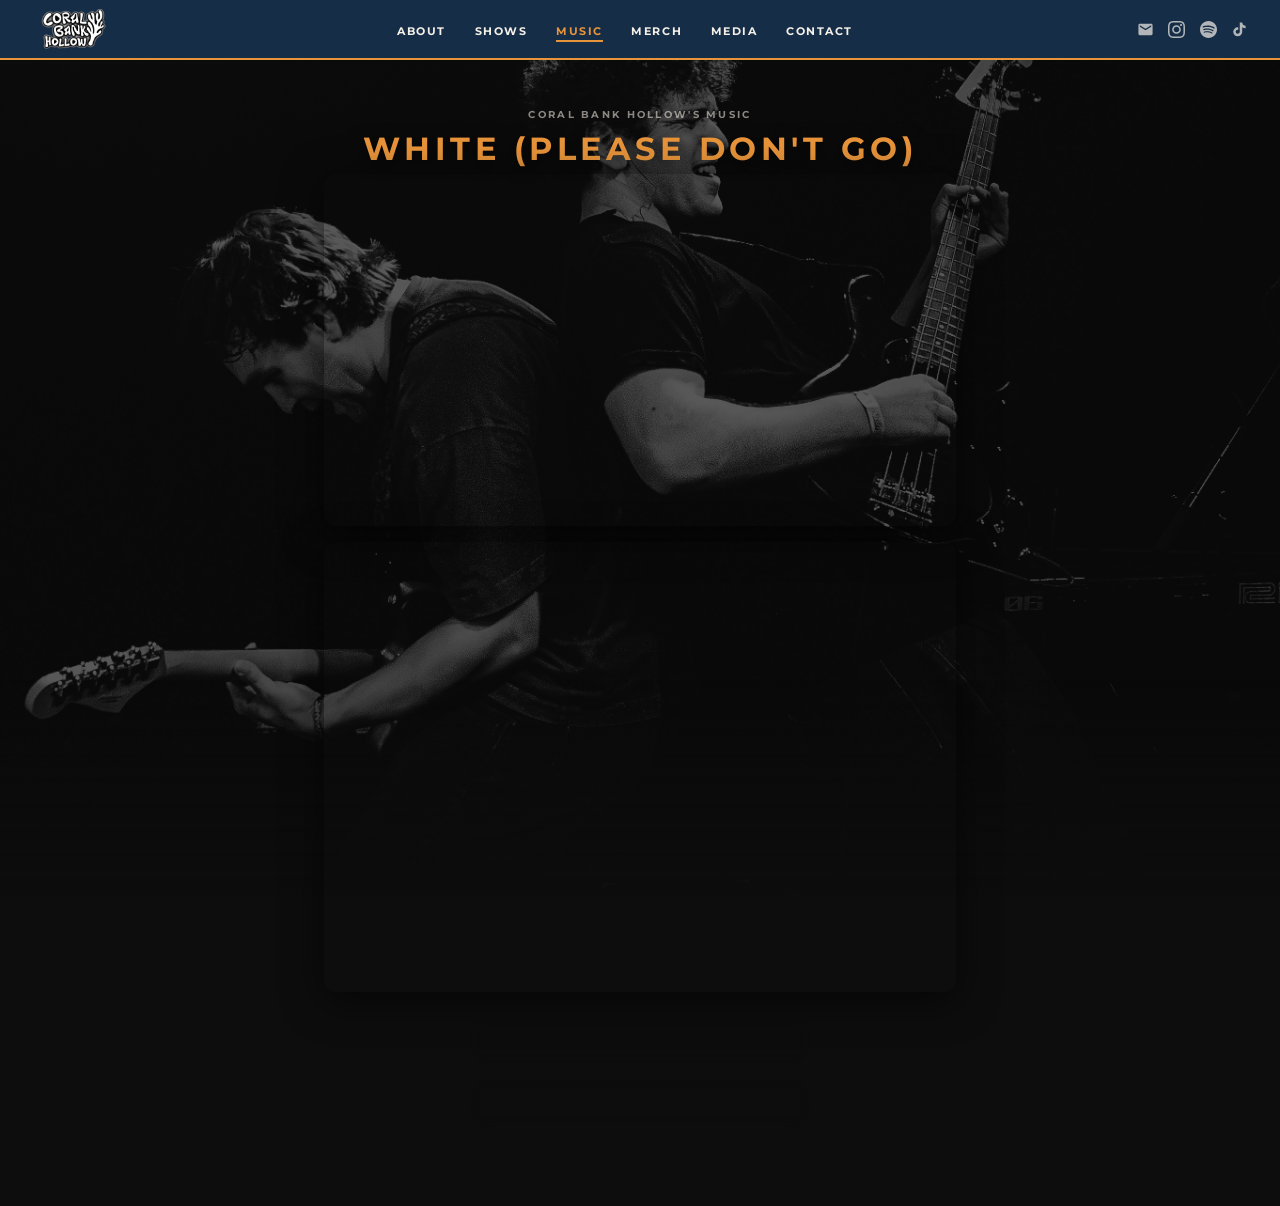
<file: music.html>
<!DOCTYPE html>
<html lang="en">
<head>
  <meta charset="UTF-8" />
  <meta name="viewport" content="width=device-width, initial-scale=1.0" />
  <title>Music — Coral Bank Hollow</title>
  <link rel="preconnect" href="https://fonts.googleapis.com" />
  <link rel="preconnect" href="https://fonts.gstatic.com" crossorigin />
  <link href="https://fonts.googleapis.com/css2?family=Montserrat:wght@400;500;600;700&display=swap" rel="stylesheet" />
  <style>
    :root {
      --navy:       #162d47;
      --orange:     #e8943a;
      --orange-dark:#c97930;
      --cyan:       #7dd3e8;
      --white:      #f5f0e8;
      --muted:      rgba(245,240,232,0.55);
    }

    *, *::before, *::after { box-sizing: border-box; margin: 0; padding: 0; }
    html { scroll-behavior: smooth; }

    body {
      font-family: 'Montserrat', sans-serif;
      background: #0d0d0d;
      color: var(--white);
      overflow-x: hidden;
    }

    /* ══════════════════════════════
       NAV
    ══════════════════════════════ */
    nav {
      position: fixed;
      top: 0; left: 0; right: 0;
      z-index: 200;
      background: var(--navy);
      border-bottom: 2px solid var(--orange);
      height: 60px;
      display: flex;
      align-items: center;
      justify-content: space-between;
      padding: 0 2rem;
    }

    .nav-logo { display: flex; align-items: center; text-decoration: none; flex-shrink: 0; }

    .nav-logo-placeholder {
      height: 36px; padding: 0 12px;
      border: 2px dashed rgba(232,148,58,0.5); border-radius: 4px;
      display: flex; align-items: center; justify-content: center;
      font-size: 0.58rem; letter-spacing: 0.1em;
      color: rgba(232,148,58,0.6); text-transform: uppercase; white-space: nowrap;
    }

    .nav-links { display: flex; align-items: center; gap: 1.8rem; list-style: none; }

    .nav-links a {
      color: var(--white); text-decoration: none;
      font-size: 0.68rem; font-weight: 700;
      letter-spacing: 0.14em; text-transform: uppercase;
      position: relative; transition: color 0.2s;
    }

    .nav-links a::after {
      content: ''; position: absolute;
      bottom: -4px; left: 0; right: 0;
      height: 2px; background: var(--orange);
      transform: scaleX(0); transition: transform 0.2s;
    }

    .nav-links a:hover, .nav-links a.active { color: var(--orange); }
    .nav-links a:hover::after, .nav-links a.active::after { transform: scaleX(1); }

    .nav-socials { display: flex; align-items: center; gap: 0.9rem; flex-shrink: 0; }

    .nav-socials a {
      color: var(--white); opacity: 0.7; text-decoration: none;
      display: flex; align-items: center; transition: opacity 0.2s, color 0.2s;
    }

    .nav-socials a:hover { opacity: 1; color: var(--cyan); }
    .icon { width: 17px; height: 17px; fill: currentColor; }

    .nav-hamburger {
      display: none; flex-direction: column; gap: 5px;
      cursor: pointer; padding: 4px; background: none; border: none;
    }

    .nav-hamburger span { display: block; width: 24px; height: 2px; background: var(--white); }

    .nav-mobile-drawer {
      display: none; position: fixed;
      top: 60px; left: 0; right: 0;
      background: var(--navy); border-bottom: 2px solid var(--orange);
      z-index: 190; padding: 1.5rem 2rem; flex-direction: column; gap: 1.2rem;
    }

    .nav-mobile-drawer.open { display: flex; }

    .nav-mobile-drawer a {
      color: var(--white); text-decoration: none;
      font-size: 0.8rem; font-weight: 700;
      letter-spacing: 0.14em; text-transform: uppercase;
    }

    .nav-mobile-socials {
      display: flex; gap: 1.2rem;
      padding-top: 0.5rem; border-top: 1px solid rgba(255,255,255,0.1);
    }

    .nav-mobile-socials a { color: var(--white); opacity: 0.7; display: flex; }

    /* ══════════════════════════════
       FULL-PAGE HERO
    ══════════════════════════════ */
    .music-page {
      position: relative;
      min-height: 100vh;
      padding-top: 60px;
      display: flex;
      flex-direction: column;
      align-items: center;
      justify-content: center;
      overflow: hidden;
    }

    /* Background band photo */
    .music-bg {
      position: fixed;
      inset: 60px 0 0 0;
      z-index: 0;
    }

    .music-bg img {
      width: 100%; height: 100%;
      object-fit: cover;
      object-position: center 30%;
      filter: brightness(0.38) saturate(0.4);
    }

    /* Photo placeholder */
    .music-bg-placeholder {
      width: 100%; height: 100%;
      background: #111820;
      display: flex; flex-direction: column;
      align-items: center; justify-content: center; gap: 1rem;
    }

    .music-bg-placeholder svg { opacity: 0.1; }
    .music-bg-placeholder span {
      font-size: 0.62rem; letter-spacing: 0.2em;
      text-transform: uppercase; opacity: 0.25;
    }

    /* Dark gradient at bottom */
    .music-bg-fade {
      position: fixed;
      bottom: 0; left: 0; right: 0;
      height: 220px;
      background: linear-gradient(to top, #0d0d0d 0%, transparent 100%);
      z-index: 1;
      pointer-events: none;
    }

    /* ══════════════════════════════
       CONTENT
    ══════════════════════════════ */
    .music-content {
      position: relative;
      z-index: 10;
      width: 100%;
      max-width: 680px;
      padding: 3rem 1.5rem 5rem;
      display: flex;
      flex-direction: column;
      align-items: center;
      gap: 0;
    }

    /* Title */
    .music-eyebrow {
      font-size: 0.65rem;
      font-weight: 700;
      letter-spacing: 0.22em;
      text-transform: uppercase;
      color: var(--muted);
      margin-bottom: 0.5rem;
      text-align: center;
    }

    .music-title {
      font-size: clamp(1.4rem, 4vw, 2rem);
      font-weight: 700;
      letter-spacing: 0.14em;
      text-transform: uppercase;
      color: var(--orange);
      text-align: center;
      text-shadow: 0 2px 16px rgba(0,0,0,0.7);
      margin-bottom: 0.35rem;
    }

    .music-release-name {
      font-size: clamp(1rem, 2.5vw, 1.3rem);
      font-weight: 600;
      letter-spacing: 0.08em;
      color: var(--white);
      text-align: center;
      text-shadow: 0 2px 12px rgba(0,0,0,0.6);
      margin-bottom: 2rem;
    }

    /* ── Spotify embed ── */
    .embed-wrap {
      width: 100%;
      border-radius: 12px;
      overflow: hidden;
      margin-bottom: 1rem;
      box-shadow: 0 8px 40px rgba(0,0,0,0.6);
    }

    .embed-wrap iframe {
      display: block;
      width: 100%;
      border: none;
    }

    /* Placeholder shown when no iframe src is set */
    .embed-placeholder {
      width: 100%;
      background: rgba(22,45,71,0.85);
      border: 1px dashed rgba(232,148,58,0.35);
      border-radius: 12px;
      padding: 2rem;
      text-align: center;
      margin-bottom: 1rem;
    }

    .embed-placeholder .ep-icon { font-size: 2rem; margin-bottom: 0.75rem; opacity: 0.5; }

    .embed-placeholder p {
      font-size: 0.72rem;
      line-height: 1.7;
      color: var(--muted);
    }

    .embed-placeholder code {
      font-size: 0.65rem;
      background: rgba(0,0,0,0.3);
      border-radius: 4px;
      padding: 0.15rem 0.4rem;
      color: var(--cyan);
    }

    /* ── Apple Music embed ── */
    .apple-embed-wrap {
      width: 100%;
      border-radius: 12px;
      overflow: hidden;
      margin-bottom: 1.6rem;
      box-shadow: 0 8px 40px rgba(0,0,0,0.6);
    }

    .apple-embed-wrap iframe {
      display: block;
      width: 100%;
      border: none;
    }

    /* ── Platform buttons ── */
    .platform-btns {
      display: flex;
      flex-direction: column;
      align-items: center;
      gap: 0.85rem;
      width: 100%;
    }

    .btn-platform {
      display: flex;
      align-items: center;
      justify-content: center;
      gap: 0.65rem;
      width: min(340px, 100%);
      padding: 0.8rem 2rem;
      border-radius: 999px;
      border: 2px solid rgba(245,240,232,0.7);
      background: transparent;
      color: var(--white);
      font-family: 'Montserrat', sans-serif;
      font-size: 0.7rem;
      font-weight: 700;
      letter-spacing: 0.16em;
      text-transform: uppercase;
      text-decoration: none;
      cursor: pointer;
      transition: background 0.2s, border-color 0.2s, color 0.2s, transform 0.15s;
      backdrop-filter: blur(6px);
    }

    .btn-platform:hover {
      transform: translateY(-2px);
    }

    .btn-spotify:hover {
      background: #1DB954;
      border-color: #1DB954;
      color: #000;
    }

    .btn-apple:hover {
      background: #fc3c44;
      border-color: #fc3c44;
      color: #fff;
    }

    .nav-logo-img {
      height: 40px;        /* control size */
      width: auto;         /* keeps aspect ratio */
      object-fit: contain; /* prevents cropping */
      border-radius: 0;    /* remove circle */
      display: block;
    }

    .btn-platform svg { flex-shrink: 0; }

    /* ══════════════════════════════
       RESPONSIVE
    ══════════════════════════════ */
    @media (max-width: 768px) {
      nav { padding: 0 1.25rem; }
      .nav-links, .nav-socials { display: none; }
      .nav-hamburger { display: flex; }
    }

    @media (max-width: 480px) {
      .music-content { padding: 2rem 1rem 4rem; }
    }
  </style>
  
  <link rel="icon" type="image/png" href="images/favicon.png">
  <link rel="apple-touch-icon" href="images/favicon.png">
</head>
<body>

  <!-- ══ NAV ══ -->
   
  <nav>
    <a href="index.html" class="nav-logo">
      <img src="images/logo-trans.png" alt="Coral Bank Hollow logo" class="nav-logo-img">
    </a>

    <ul class="nav-links">
      <li><a href="about.html">About</a></li>
      <li><a href="shows.html">Shows</a></li>
      <li><a href="music.html" class="active">Music</a></li>
      <li><a href="#merch">Merch</a></li>
      <li><a href="media.html">Media</a></li>
      <li><a href="contact.html">Contact</a></li>
    </ul>
    <script src="/config.js"></script>
    <div class="nav-socials">
      <a href="mailto:hunter@beatlinepd.com" title="Email">
        <svg class="icon" viewBox="0 0 24 24"><path d="M20 4H4c-1.1 0-2 .9-2 2v12c0 1.1.9 2 2 2h16c1.1 0 2-.9 2-2V6c0-1.1-.9-2-2-2zm0 4l-8 5-8-5V6l8 5 8-5v2z"/></svg>
      </a>
      <a href="https://www.instagram.com/coralbankhollow/" title="Instagram">
        <svg class="icon" viewBox="0 0 24 24"><path d="M12 2.163c3.204 0 3.584.012 4.85.07 3.252.148 4.771 1.691 4.919 4.919.058 1.265.069 1.645.069 4.849 0 3.205-.012 3.584-.069 4.849-.149 3.225-1.664 4.771-4.919 4.919-1.266.058-1.644.07-4.85.07-3.204 0-3.584-.012-4.849-.07-3.26-.149-4.771-1.699-4.919-4.92-.058-1.265-.07-1.644-.07-4.849 0-3.204.013-3.583.07-4.849.149-3.227 1.664-4.771 4.919-4.919 1.266-.057 1.645-.069 4.849-.069zm0-2.163c-3.259 0-3.667.014-4.947.072-4.358.2-6.78 2.618-6.98 6.98-.059 1.281-.073 1.689-.073 4.948 0 3.259.014 3.668.072 4.948.2 4.358 2.618 6.78 6.98 6.98 1.281.058 1.689.072 4.948.072 3.259 0 3.668-.014 4.948-.072 4.354-.2 6.782-2.618 6.979-6.98.059-1.28.073-1.689.073-4.948 0-3.259-.014-3.667-.072-4.947-.196-4.354-2.617-6.78-6.979-6.98-1.281-.059-1.69-.073-4.949-.073zm0 5.838c-3.403 0-6.162 2.759-6.162 6.162s2.759 6.163 6.162 6.163 6.162-2.759 6.162-6.163c0-3.403-2.759-6.162-6.162-6.162zm0 10.162c-2.209 0-4-1.79-4-4 0-2.209 1.791-4 4-4s4 1.791 4 4c0 2.21-1.791 4-4 4zm6.406-11.845c-.796 0-1.441.645-1.441 1.44s.645 1.44 1.441 1.44c.795 0 1.439-.645 1.439-1.44s-.644-1.44-1.439-1.44z"/></svg>
      </a>
      <a href="https://open.spotify.com/artist/0JOY1f8W31tqVf5EaBoRbS" title="Spotify">
        <svg class="icon" viewBox="0 0 24 24"><path d="M12 0C5.4 0 0 5.4 0 12s5.4 12 12 12 12-5.4 12-12S18.66 0 12 0zm5.521 17.34c-.24.359-.66.48-1.021.24-2.82-1.74-6.36-2.101-10.561-1.141-.418.122-.779-.179-.899-.539-.12-.421.18-.78.54-.9 4.56-1.021 8.52-.6 11.64 1.32.42.18.479.659.301 1.02zm1.44-3.3c-.301.42-.841.6-1.262.3-3.239-1.98-8.159-2.58-11.939-1.38-.479.12-1.02-.12-1.14-.6-.12-.48.12-1.021.6-1.141C9.6 9.9 15 10.561 18.72 12.84c.361.181.54.78.241 1.2zm.12-3.36C15.24 8.4 8.82 8.16 5.16 9.301c-.6.179-1.2-.181-1.38-.721-.18-.601.18-1.2.72-1.381 4.26-1.26 11.28-1.02 15.721 1.621.539.3.719 1.02.419 1.56-.299.421-1.02.599-1.559.3z"/></svg>
      </a>
      <a href="https://www.tiktok.com/@coralbankhollowband?_r=1&_t=ZT-96KVyiaOOXm" title="TikTok">
        <svg class="icon" viewBox="0 0 24 24"><path d="M19.59 6.69a4.83 4.83 0 01-3.77-4.25V2h-3.45v13.67a2.89 2.89 0 01-2.88 2.5 2.89 2.89 0 01-2.89-2.89 2.89 2.89 0 012.89-2.89c.28 0 .54.04.79.1V9.01a6.27 6.27 0 00-.79-.05 6.34 6.34 0 00-6.34 6.34 6.34 6.34 0 006.34 6.34 6.34 6.34 0 006.33-6.34V8.69a8.18 8.18 0 004.78 1.52V6.78a4.85 4.85 0 01-1.01-.09z"/></svg>
      </a>
    </div>

    <button class="nav-hamburger" id="hamburger" aria-label="Menu">
      <span></span><span></span><span></span>
    </button>
  </nav>

  <!-- Mobile drawer -->
  <div class="nav-mobile-drawer" id="mobileDrawer">
    <a href="about.html">About</a>
    <a href="shows.html">Shows</a>
    <a href="music.html">Music</a>
    <a href="#merch">Merch</a>
    <a href="media.html">Media</a>
    <a href="contact.html">Contact</a>
    <div class="nav-mobile-socials">
      <a href="mailto:hunter@beatlinepd.com"><svg class="icon" viewBox="0 0 24 24"><path d="M20 4H4c-1.1 0-2 .9-2 2v12c0 1.1.9 2 2 2h16c1.1 0 2-.9 2-2V6c0-1.1-.9-2-2-2zm0 4l-8 5-8-5V6l8 5 8-5v2z"/></svg></a>
      <a href="https://www.instagram.com/coralbankhollow/"><svg class="icon" viewBox="0 0 24 24"><path d="M12 2.163c3.204 0 3.584.012 4.85.07 3.252.148 4.771 1.691 4.919 4.919.058 1.265.069 1.645.069 4.849 0 3.205-.012 3.584-.069 4.849-.149 3.225-1.664 4.771-4.919 4.919-1.266.058-1.644.07-4.85.07-3.204 0-3.584-.012-4.849-.07-3.26-.149-4.771-1.699-4.919-4.92-.058-1.265-.07-1.644-.07-4.849 0-3.204.013-3.583.07-4.849.149-3.227 1.664-4.771 4.919-4.919 1.266-.057 1.645-.069 4.849-.069zm0-2.163c-3.259 0-3.667.014-4.947.072-4.358.2-6.78 2.618-6.98 6.98-.059 1.281-.073 1.689-.073 4.948 0 3.259.014 3.668.072 4.948.2 4.358 2.618 6.78 6.98 6.98 1.281.058 1.689.072 4.948.072 3.259 0 3.668-.014 4.948-.072 4.354-.2 6.782-2.618 6.979-6.98.059-1.28.073-1.689.073-4.948 0-3.259-.014-3.667-.072-4.947-.196-4.354-2.617-6.78-6.979-6.98-1.281-.059-1.69-.073-4.949-.073zm0 5.838c-3.403 0-6.162 2.759-6.162 6.162s2.759 6.163 6.162 6.163 6.162-2.759 6.162-6.163c0-3.403-2.759-6.162-6.162-6.162zm0 10.162c-2.209 0-4-1.79-4-4 0-2.209 1.791-4 4-4s4 1.791 4 4c0 2.21-1.791 4-4 4zm6.406-11.845c-.796 0-1.441.645-1.441 1.44s.645 1.44 1.441 1.44c.795 0 1.439-.645 1.439-1.44s-.644-1.44-1.439-1.44z"/></svg></a>
      <a href="https://open.spotify.com/artist/0JOY1f8W31tqVf5EaBoRbS"><svg class="icon" viewBox="0 0 24 24"><path d="M12 0C5.4 0 0 5.4 0 12s5.4 12 12 12 12-5.4 12-12S18.66 0 12 0zm5.521 17.34c-.24.359-.66.48-1.021.24-2.82-1.74-6.36-2.101-10.561-1.141-.418.122-.779-.179-.899-.539-.12-.421.18-.78.54-.9 4.56-1.021 8.52-.6 11.64 1.32.42.18.479.659.301 1.02zm1.44-3.3c-.301.42-.841.6-1.262.3-3.239-1.98-8.159-2.58-11.939-1.38-.479.12-1.02-.12-1.14-.6-.12-.48.12-1.021.6-1.141C9.6 9.9 15 10.561 18.72 12.84c.361.181.54.78.241 1.2zm.12-3.36C15.24 8.4 8.82 8.16 5.16 9.301c-.6.179-1.2-.181-1.38-.721-.18-.601.18-1.2.72-1.381 4.26-1.26 11.28-1.02 15.721 1.621.539.3.719 1.02.419 1.56-.299.421-1.02.599-1.559.3z"/></svg></a>
      <a href="https://www.tiktok.com/@coralbankhollowband?_r=1&_t=ZT-96KVyiaOOXm"><svg class="icon" viewBox="0 0 24 24"><path d="M19.59 6.69a4.83 4.83 0 01-3.77-4.25V2h-3.45v13.67a2.89 2.89 0 01-2.88 2.5 2.89 2.89 0 01-2.89-2.89 2.89 2.89 0 012.89-2.89c.28 0 .54.04.79.1V9.01a6.27 6.27 0 00-.79-.05 6.34 6.34 0 00-6.34 6.34 6.34 6.34 0 006.34 6.34 6.34 6.34 0 006.33-6.34V8.69a8.18 8.18 0 004.78 1.52V6.78a4.85 4.85 0 01-1.01-.09z"/></svg></a>
    </div>
  </div>

  <!-- ══ BACKGROUND PHOTO (fixed, behind everything) ══ -->
  <div class="music-bg">
    <!--
      TO ADD YOUR PHOTO: replace the placeholder div with:
      <img src="music-bg.jpg" alt="Coral Bank Hollow">
    -->
    <div class="music-bg-placeholder">
      <img src="images/back.jpg" alt="Band Photo">
    </div>
  </div>

  <div class="music-bg-fade"></div>

  <!-- ══ MAIN CONTENT ══ -->
  <div class="music-page">
    <div class="music-content">

      <p class="music-eyebrow">Coral Bank Hollow's Music</p>
      <h1 class="music-title">White (Please Don't Go)</h1>
      <!-- <p class="music-release-name">Coral Bank Hollow</p> -->

      <!-- ════════════════════════════
           SPOTIFY EMBED
           1. Go to your release on Spotify
           2. Click ··· → Share → Embed → Copy code
           3. Paste the <iframe> inside .embed-wrap below
           4. Delete the .embed-placeholder div

           OR just swap the ID in this src:
           https://open.spotify.com/embed/album/YOUR_ALBUM_ID_HERE
           (use /track/ID for a single)
      ════════════════════════════ -->
      <div class="embed-wrap">
        <iframe data-testid="embed-iframe" style="border-radius:12px" src="https://open.spotify.com/embed/track/6n4qqjPBziVL8bv323j3lE?utm_source=generator" width="100%" height="352" frameBorder="0" allowfullscreen="" allow="autoplay; clipboard-write; encrypted-media; fullscreen; picture-in-picture" loading="lazy"></iframe>
      </div>

      <!-- ════════════════════════════
           APPLE MUSIC EMBED
           1. Find your release on Apple Music
           2. Click ··· → Share → Embed Player
           3. Paste the <iframe> inside .apple-embed-wrap below

           OR swap the ID in this src:
           https://embed.music.apple.com/us/album/YOUR_ALBUM_ID_HERE
      ════════════════════════════ -->
      <div class="apple-embed-wrap">
        <iframe allow="autoplay *; encrypted-media *; fullscreen *; clipboard-write" frameborder="0" height="450" style="width:100%;max-width:660px;overflow:hidden;border-radius:10px;" sandbox="allow-forms allow-popups allow-same-origin allow-scripts allow-storage-access-by-user-activation allow-top-navigation-by-user-activation" src="https://embed.music.apple.com/us/album/white-please-dont-go-single/1806516921"></iframe>
      </div>

      <!-- Platform buttons -->
      <div class="platform-btns">
        <!--
          Replace # with your Spotify artist page URL
          e.g. https://open.spotify.com/artist/YOUR_ID
        -->
        <a href="https://open.spotify.com/album/4OKS4GUtK4DhTLxhW8c3VQ" target="_blank" rel="noopener" class="btn-platform btn-spotify">
          <svg width="18" height="18" viewBox="0 0 24 24" fill="currentColor">
            <path d="M12 0C5.4 0 0 5.4 0 12s5.4 12 12 12 12-5.4 12-12S18.66 0 12 0zm5.521 17.34c-.24.359-.66.48-1.021.24-2.82-1.74-6.36-2.101-10.561-1.141-.418.122-.779-.179-.899-.539-.12-.421.18-.78.54-.9 4.56-1.021 8.52-.6 11.64 1.32.42.18.479.659.301 1.02zm1.44-3.3c-.301.42-.841.6-1.262.3-3.239-1.98-8.159-2.58-11.939-1.38-.479.12-1.02-.12-1.14-.6-.12-.48.12-1.021.6-1.141C9.6 9.9 15 10.561 18.72 12.84c.361.181.54.78.241 1.2zm.12-3.36C15.24 8.4 8.82 8.16 5.16 9.301c-.6.179-1.2-.181-1.38-.721-.18-.601.18-1.2.72-1.381 4.26-1.26 11.28-1.02 15.721 1.621.539.3.719 1.02.419 1.56-.299.421-1.02.599-1.559.3z"/>
          </svg>
          More on Spotify
        </a>

        <!--
          Replace # with your Apple Music artist page URL
          e.g. https://music.apple.com/us/artist/YOUR_ID
        -->
        <a href="https://music.apple.com/us/song/sienna/6762718437" target="_blank" rel="noopener" class="btn-platform btn-apple">
          <svg width="18" height="18" viewBox="0 0 24 24" fill="currentColor">
            <path d="M18.71 19.5c-.83 1.24-1.71 2.45-3.05 2.47-1.34.03-1.77-.79-3.29-.79-1.53 0-2 .77-3.27.82-1.31.05-2.3-1.32-3.14-2.53C4.25 17 2.94 12.45 4.7 9.39c.87-1.52 2.43-2.48 4.12-2.51 1.28-.02 2.5.87 3.29.87.78 0 2.26-1.07 3.8-.91.65.03 2.47.26 3.64 1.98-.09.06-2.17 1.28-2.15 3.81.03 3.02 2.65 4.03 2.68 4.04-.03.07-.42 1.44-1.38 2.83M13 3.5c.73-.83 1.94-1.46 2.94-1.5.13 1.17-.34 2.35-1.04 3.19-.69.85-1.83 1.51-2.95 1.42-.15-1.15.41-2.35 1.05-3.11z"/>
          </svg>
          More on Apple Music
        </a>
      </div>

    </div>
  </div>

  <script>
    const hamburger = document.getElementById('hamburger');
    const drawer    = document.getElementById('mobileDrawer');
    hamburger.addEventListener('click', () => drawer.classList.toggle('open'));
    drawer.querySelectorAll('a').forEach(a => a.addEventListener('click', () => drawer.classList.remove('open')));
  </script>
</body>
</html>
</file>
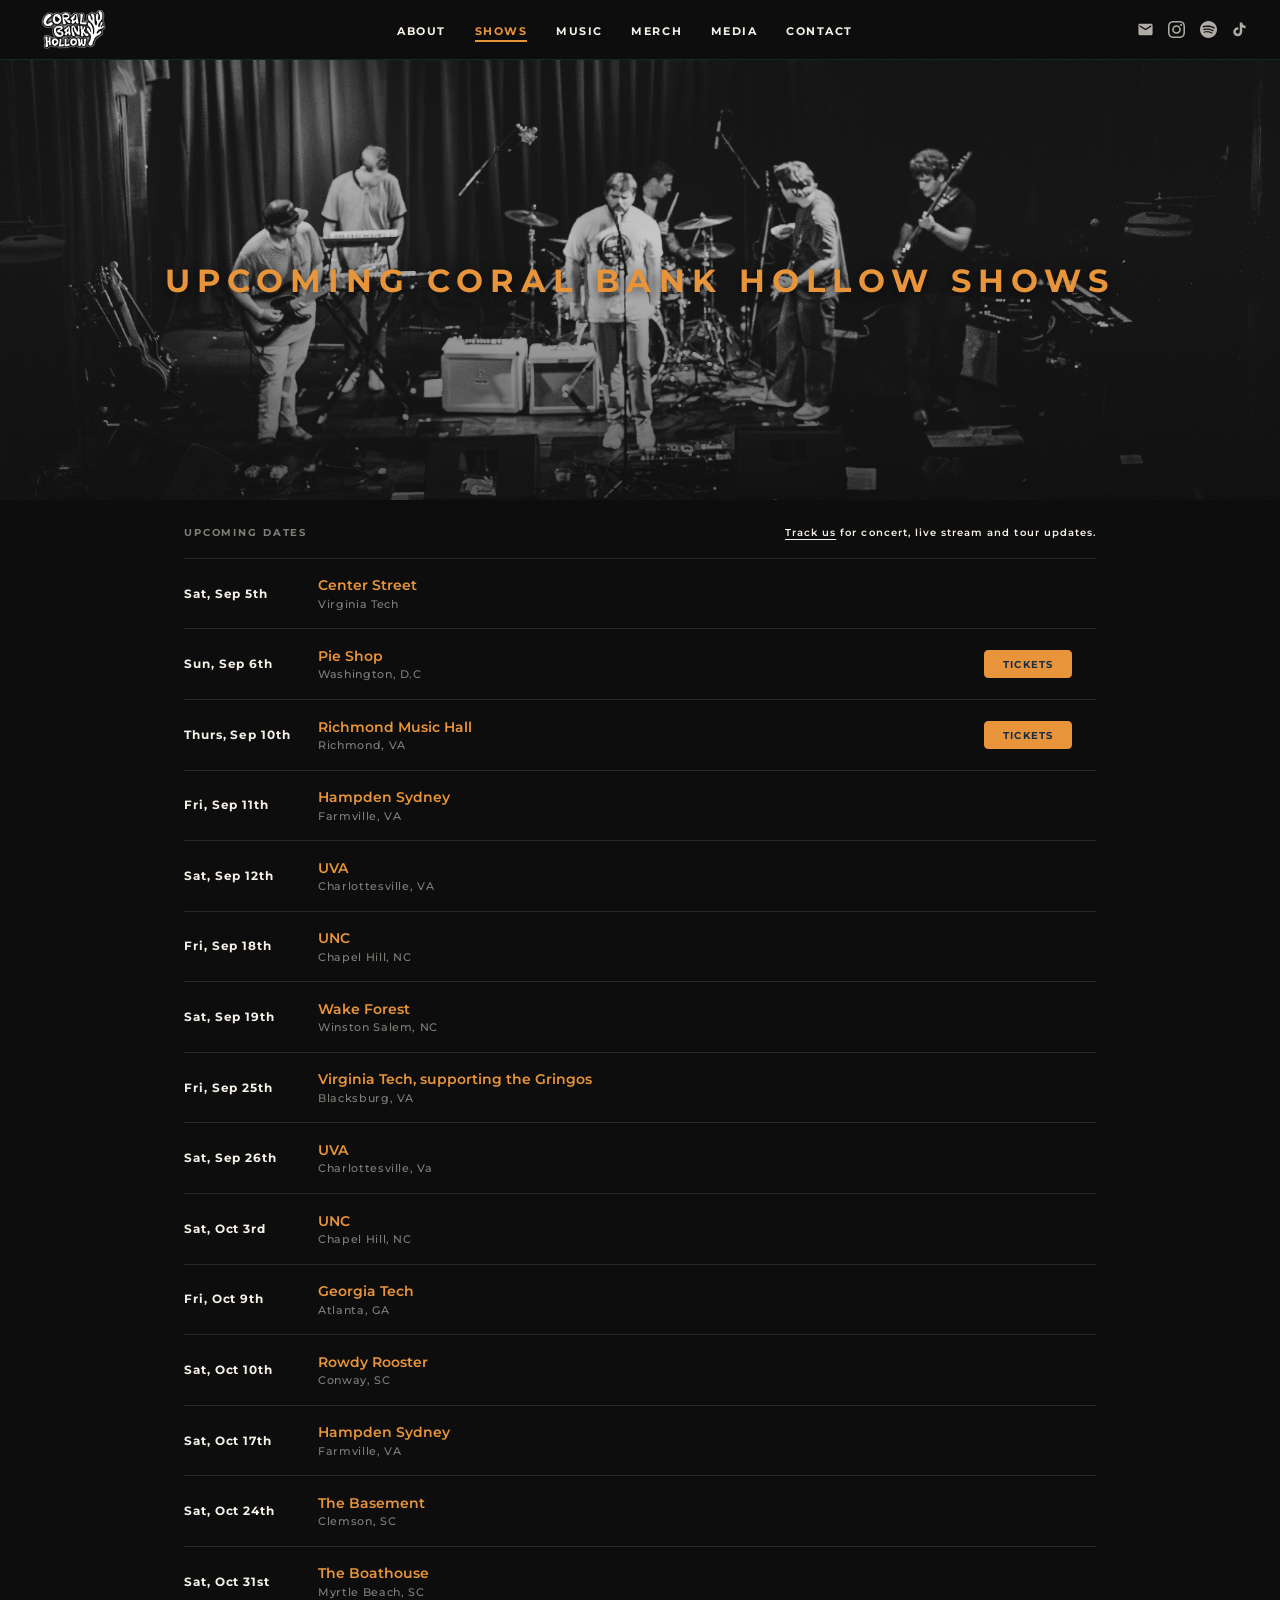
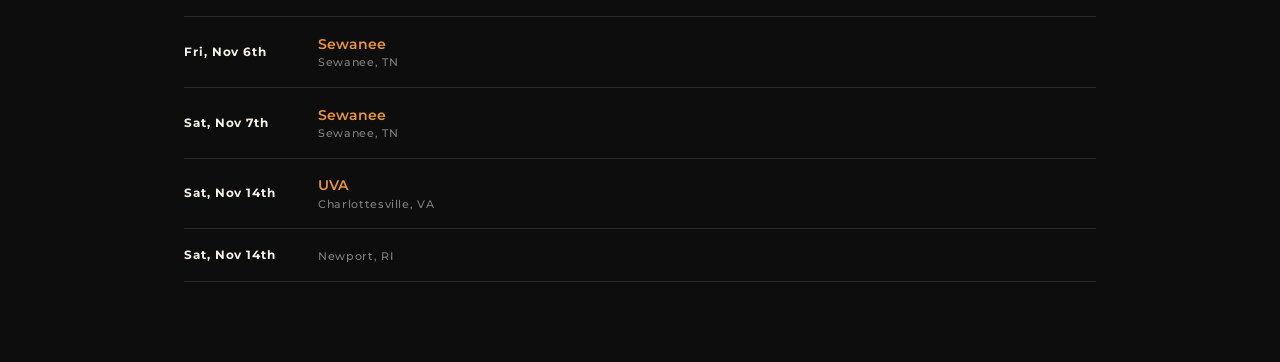
<file: shows.html>
<!DOCTYPE html>
<html lang="en">
<head>
  <meta charset="UTF-8" />
  <meta name="viewport" content="width=device-width, initial-scale=1.0" />
  <title>Shows — Coral Bank Hollow</title>
  <link rel="preconnect" href="https://fonts.googleapis.com" />
  <link rel="preconnect" href="https://fonts.gstatic.com" crossorigin />
  <link href="https://fonts.googleapis.com/css2?family=Montserrat:wght@400;500;600;700&display=swap" rel="stylesheet" />
  <style>
    :root {
      --navy:       #162d47;
      --orange:     #e8943a;
      --orange-dark:#c97930;
      --cyan:       #7dd3e8;
      --white:      #f5f0e8;
      --muted:      rgba(245,240,232,0.5);
      --divider:    rgba(245,240,232,0.12);
    }

    *, *::before, *::after { box-sizing: border-box; margin: 0; padding: 0; }
    html { scroll-behavior: smooth; }

    body {
      font-family: 'Montserrat', sans-serif;
      background: #0d0d0d;
      color: var(--white);
      overflow-x: hidden;
      min-height: 100vh;
    }

    /* ══════════════════════════════
       NAV (identical to other pages)
    ══════════════════════════════ */
    nav {
      position: fixed;
      top: 0; left: 0; right: 0;
      z-index: 200;
      background: var(--nav-bg);
      height: 60px;
      display: flex;
      align-items: center;
      justify-content: space-between;
      padding: 0 2rem;
      border-bottom: 1px solid rgba(59, 191, 204, 0.15);
    }

    .nav-logo {
      display: flex; align-items: center;
      text-decoration: none; flex-shrink: 0;
    }

    .nav-logo-placeholder {
      height: 36px; padding: 0 12px;
      border: 2px dashed rgba(232,148,58,0.5);
      border-radius: 4px;
      display: flex; align-items: center; justify-content: center;
      font-size: 0.58rem; letter-spacing: 0.1em;
      color: rgba(232,148,58,0.6);
      text-transform: uppercase; white-space: nowrap;
    }

    .nav-links { display: flex; align-items: center; gap: 1.8rem; list-style: none; }

    .nav-links a {
      color: var(--white); text-decoration: none;
      font-size: 0.68rem; font-weight: 700;
      letter-spacing: 0.14em; text-transform: uppercase;
      position: relative; transition: color 0.2s;
    }

    .nav-links a::after {
      content: ''; position: absolute;
      bottom: -4px; left: 0; right: 0;
      height: 2px; background: var(--orange);
      transform: scaleX(0); transition: transform 0.2s;
    }

    .nav-links a:hover,
    .nav-links a.active { color: var(--orange); }
    .nav-links a:hover::after,
    .nav-links a.active::after { transform: scaleX(1); }

    .nav-socials { display: flex; align-items: center; gap: 0.9rem; flex-shrink: 0; }

    .nav-socials a {
      color: var(--white); opacity: 0.7;
      text-decoration: none; display: flex; align-items: center;
      transition: opacity 0.2s, color 0.2s;
    }

    .nav-socials a:hover { opacity: 1; color: var(--cyan); }
    .icon { width: 17px; height: 17px; fill: currentColor; }

    .nav-hamburger {
      display: none; flex-direction: column; gap: 5px;
      cursor: pointer; padding: 4px; background: none; border: none;
    }

    .nav-hamburger span { display: block; width: 24px; height: 2px; background: var(--white); }

    .nav-mobile-drawer {
      display: none; position: fixed;
      top: 60px; left: 0; right: 0;
      background: var(--navy);
      border-bottom: 2px solid var(--orange);
      z-index: 190; padding: 1.5rem 2rem;
      flex-direction: column; gap: 1.2rem;
    }

    .nav-mobile-drawer.open { display: flex; }

    .nav-mobile-drawer a {
      color: var(--white); text-decoration: none;
      font-size: 0.8rem; font-weight: 700;
      letter-spacing: 0.14em; text-transform: uppercase;
    }

    .nav-mobile-socials {
      display: flex; gap: 1.2rem;
      padding-top: 0.5rem;
      border-top: 1px solid rgba(255,255,255,0.1);
    }

    .nav-mobile-socials a { color: var(--white); opacity: 0.7; display: flex; }

    /* ══════════════════════════════
       HERO BANNER
    ══════════════════════════════ */
    .shows-hero {
      margin-top: 60px;
      position: relative;
      width: 100%;
      height: clamp(260px, 38vw, 440px);
      overflow: hidden;
      display: flex;
      align-items: center;
      justify-content: center;
    }

    /* Background photo */
    .shows-hero img {
      position: absolute;
      inset: 0; width: 100%; height: 100%;
      object-fit: cover;
      object-position: center 30%;
    }

    /* Placeholder if no photo yet */
    .shows-hero-placeholder {
      position: absolute;
      inset: 0;
      background: var(--navy);
      display: flex; align-items: center; justify-content: center;
      flex-direction: column; gap: 0.75rem;
    }

    .shows-hero-placeholder svg { opacity: 0.15; }
    .shows-hero-placeholder span {
      font-size: 0.62rem; letter-spacing: 0.18em;
      text-transform: uppercase; opacity: 0.3;
    }

    /* Sepia-ish tint overlay to match the Harvey Street vibe */
    .shows-hero-overlay {
      position: absolute; inset: 0;
      background: linear-gradient(
        to bottom,
        rgba(13,13,13,0.35) 0%,
        rgba(13,13,13,0.15) 40%,
        rgba(13,13,13,0.65) 100%
      );
    }

    .shows-hero-title {
      position: relative; z-index: 2;
      font-size: clamp(1.1rem, 3.2vw, 2rem);
      font-weight: 700;
      letter-spacing: 0.22em;
      text-transform: uppercase;
      color: var(--orange);
      text-align: center;
      padding: 0 1.5rem;
      text-shadow: 0 2px 12px rgba(0,0,0,0.6);
    }

    /* ══════════════════════════════
       SHOWS LIST SECTION
    ══════════════════════════════ */
    .shows-section {
      padding: 0 0 5rem;
    }

    .shows-inner {
      max-width: 960px;
      margin: 0 auto;
      padding: 0 1.5rem;
    }

    /* Divider + track prompt */
    .shows-meta {
      display: flex;
      align-items: center;
      justify-content: space-between;
      padding: 1.6rem 0 1.2rem;
      border-bottom: 1px solid var(--divider);
      flex-wrap: wrap;
      gap: 0.75rem;
    }

    .shows-meta-label {
      font-size: 0.65rem;
      font-weight: 700;
      letter-spacing: 0.18em;
      text-transform: uppercase;
      color: var(--muted);
    }

    .shows-track-link {
      font-size: 0.65rem;
      font-weight: 600;
      letter-spacing: 0.1em;
      color: var(--white);
    }

    .shows-track-link a {
      color: var(--white);
      text-decoration: underline;
      text-underline-offset: 3px;
    }

    .shows-track-link a:hover { color: var(--orange); }

    /* ── Show Row ── */
    .show-row {
      display: grid;
      grid-template-columns: 110px 1fr auto auto;
      align-items: center;
      gap: 1rem 1.5rem;
      padding: 1.1rem 0;
      border-bottom: 1px solid var(--divider);
      transition: background 0.15s;
    }

    .show-row:hover {
      background: rgba(255,255,255,0.02);
      border-radius: 4px;
    }

    /* Date */
    .show-date {
      font-size: 0.72rem;
      font-weight: 700;
      letter-spacing: 0.08em;
      color: var(--white);
      white-space: nowrap;
    }

    /* Venue + location */
    .show-info { min-width: 0; }

    .show-venue {
      font-size: 0.88rem;
      font-weight: 600;
      color: var(--orange);
      margin-bottom: 0.15rem;
      white-space: nowrap;
      overflow: hidden;
      text-overflow: ellipsis;
    }

    .show-location {
      font-size: 0.68rem;
      font-weight: 500;
      letter-spacing: 0.06em;
      color: var(--muted);
    }

    /* Buttons */
    .show-actions {
      display: flex;
      gap: 0.6rem;
      align-items: center;
      flex-shrink: 0;
    }

    .btn-rsvp, .btn-tickets {
      display: inline-block;
      padding: 0.45rem 1.1rem;
      border-radius: 4px;
      font-size: 0.62rem;
      font-weight: 700;
      letter-spacing: 0.12em;
      text-transform: uppercase;
      text-decoration: none;
      cursor: pointer;
      transition: background 0.15s, color 0.15s, transform 0.1s;
      white-space: nowrap;
    }

    .btn-rsvp {
      border: 1.5px solid var(--orange);
      background: transparent;
      color: var(--orange);
    }

    .btn-rsvp:hover {
      background: var(--orange);
      color: var(--navy);
      transform: translateY(-1px);
    }

    .btn-tickets {
      background: var(--orange);
      border: 1.5px solid var(--orange);
      color: var(--navy);
    }

    .btn-tickets:hover {
      background: var(--orange-dark);
      border-color: var(--orange-dark);
      transform: translateY(-1px);
    }

    .btn-free {
      background: transparent;
      border: 1.5px solid var(--cyan);
      color: var(--cyan);
    }

    .btn-free:hover {
      background: var(--cyan);
      color: var(--navy);
      transform: translateY(-1px);
    }

    /* "No shows" empty state */
    .shows-empty {
      text-align: center;
      padding: 4rem 2rem;
      color: var(--muted);
    }

    .shows-empty p {
      font-size: 0.8rem;
      letter-spacing: 0.1em;
      text-transform: uppercase;
    }

    .nav-logo-img {
      height: 40px;        /* control size */
      width: auto;         /* keeps aspect ratio */
      object-fit: contain; /* prevents cropping */
      border-radius: 0;    /* remove circle */
      display: block;
    }

    /* ══════════════════════════════
       RESPONSIVE
    ══════════════════════════════ */
    @media (max-width: 768px) {
      nav { padding: 0 1.25rem; }
      .nav-links, .nav-socials { display: none; }
      .nav-hamburger { display: flex; }

      /* Stack show rows on mobile */
      .show-row {
        grid-template-columns: 1fr;
        gap: 0.4rem;
        padding: 1rem 0.25rem;
      }

      .show-actions {
        padding-top: 0.3rem;
      }

      .show-venue { white-space: normal; }
    }

    @media (max-width: 480px) {
      .btn-rsvp, .btn-tickets { padding: 0.5rem 0.9rem; font-size: 0.6rem; }
      .shows-meta { flex-direction: column; align-items: flex-start; }
    }
  </style>
  
  <link rel="icon" type="image/png" href="images/favicon.png">
  <link rel="apple-touch-icon" href="images/favicon.png">
</head>
<body>

  <!-- ══ NAV ══ -->
  <nav>
    <a href="index.html" class="nav-logo">
       <img src="images/logo-trans.png" alt="Coral Bank Hollow logo" class="nav-logo-img">
    </a>

    <ul class="nav-links">
      <li><a href="about.html">About</a></li>
      <li><a href="shows.html" class="active">Shows</a></li>
      <li><a href="music.html">Music</a></li>
      <li><a href="#merch">Merch</a></li>
      <li><a href="media.html">Media</a></li>
      <li><a href="contact.html">Contact</a></li>
    </ul>

    <div class="nav-socials">
      <a href="mailto:hunter@beatlinepd.com" title="Email">
        <svg class="icon" viewBox="0 0 24 24"><path d="M20 4H4c-1.1 0-2 .9-2 2v12c0 1.1.9 2 2 2h16c1.1 0 2-.9 2-2V6c0-1.1-.9-2-2-2zm0 4l-8 5-8-5V6l8 5 8-5v2z"/></svg>
      </a>
      <a href="https://www.instagram.com/coralbankhollow/" title="Instagram">
        <svg class="icon" viewBox="0 0 24 24"><path d="M12 2.163c3.204 0 3.584.012 4.85.07 3.252.148 4.771 1.691 4.919 4.919.058 1.265.069 1.645.069 4.849 0 3.205-.012 3.584-.069 4.849-.149 3.225-1.664 4.771-4.919 4.919-1.266.058-1.644.07-4.85.07-3.204 0-3.584-.012-4.849-.07-3.26-.149-4.771-1.699-4.919-4.92-.058-1.265-.07-1.644-.07-4.849 0-3.204.013-3.583.07-4.849.149-3.227 1.664-4.771 4.919-4.919 1.266-.057 1.645-.069 4.849-.069zm0-2.163c-3.259 0-3.667.014-4.947.072-4.358.2-6.78 2.618-6.98 6.98-.059 1.281-.073 1.689-.073 4.948 0 3.259.014 3.668.072 4.948.2 4.358 2.618 6.78 6.98 6.98 1.281.058 1.689.072 4.948.072 3.259 0 3.668-.014 4.948-.072 4.354-.2 6.782-2.618 6.979-6.98.059-1.28.073-1.689.073-4.948 0-3.259-.014-3.667-.072-4.947-.196-4.354-2.617-6.78-6.979-6.98-1.281-.059-1.69-.073-4.949-.073zm0 5.838c-3.403 0-6.162 2.759-6.162 6.162s2.759 6.163 6.162 6.163 6.162-2.759 6.162-6.163c0-3.403-2.759-6.162-6.162-6.162zm0 10.162c-2.209 0-4-1.79-4-4 0-2.209 1.791-4 4-4s4 1.791 4 4c0 2.21-1.791 4-4 4zm6.406-11.845c-.796 0-1.441.645-1.441 1.44s.645 1.44 1.441 1.44c.795 0 1.439-.645 1.439-1.44s-.644-1.44-1.439-1.44z"/></svg>
      </a>
      <a href="https://open.spotify.com/artist/0JOY1f8W31tqVf5EaBoRbS" title="Spotify">
        <svg class="icon" viewBox="0 0 24 24"><path d="M12 0C5.4 0 0 5.4 0 12s5.4 12 12 12 12-5.4 12-12S18.66 0 12 0zm5.521 17.34c-.24.359-.66.48-1.021.24-2.82-1.74-6.36-2.101-10.561-1.141-.418.122-.779-.179-.899-.539-.12-.421.18-.78.54-.9 4.56-1.021 8.52-.6 11.64 1.32.42.18.479.659.301 1.02zm1.44-3.3c-.301.42-.841.6-1.262.3-3.239-1.98-8.159-2.58-11.939-1.38-.479.12-1.02-.12-1.14-.6-.12-.48.12-1.021.6-1.141C9.6 9.9 15 10.561 18.72 12.84c.361.181.54.78.241 1.2zm.12-3.36C15.24 8.4 8.82 8.16 5.16 9.301c-.6.179-1.2-.181-1.38-.721-.18-.601.18-1.2.72-1.381 4.26-1.26 11.28-1.02 15.721 1.621.539.3.719 1.02.419 1.56-.299.421-1.02.599-1.559.3z"/></svg>
      </a>
      <a href="https://www.tiktok.com/@coralbankhollowband?_r=1&_t=ZT-96KVyiaOOXm" title="TikTok">
        <svg class="icon" viewBox="0 0 24 24"><path d="M19.59 6.69a4.83 4.83 0 01-3.77-4.25V2h-3.45v13.67a2.89 2.89 0 01-2.88 2.5 2.89 2.89 0 01-2.89-2.89 2.89 2.89 0 012.89-2.89c.28 0 .54.04.79.1V9.01a6.27 6.27 0 00-.79-.05 6.34 6.34 0 00-6.34 6.34 6.34 6.34 0 006.34 6.34 6.34 6.34 0 006.33-6.34V8.69a8.18 8.18 0 004.78 1.52V6.78a4.85 4.85 0 01-1.01-.09z"/></svg>
      </a>
    </div>

    <button class="nav-hamburger" id="hamburger" aria-label="Menu">
      <span></span><span></span><span></span>
    </button>
  </nav>

  <!-- Mobile drawer -->
  <div class="nav-mobile-drawer" id="mobileDrawer">
    <a href="about.html">About</a>
    <a href="shows.html">Shows</a>
    <a href="music.html">Music</a>
    <a href="#merch">Merch</a>
    <a href="media.html">Media</a>
    <a href="contact.html">Contact</a>
    <div class="nav-mobile-socials">
      <a href="mailto:hunter@beatlinepd.com"><svg class="icon" viewBox="0 0 24 24"><path d="M20 4H4c-1.1 0-2 .9-2 2v12c0 1.1.9 2 2 2h16c1.1 0 2-.9 2-2V6c0-1.1-.9-2-2-2zm0 4l-8 5-8-5V6l8 5 8-5v2z"/></svg></a>
      <a href="https://www.instagram.com/coralbankhollow/"><svg class="icon" viewBox="0 0 24 24"><path d="M12 2.163c3.204 0 3.584.012 4.85.07 3.252.148 4.771 1.691 4.919 4.919.058 1.265.069 1.645.069 4.849 0 3.205-.012 3.584-.069 4.849-.149 3.225-1.664 4.771-4.919 4.919-1.266.058-1.644.07-4.85.07-3.204 0-3.584-.012-4.849-.07-3.26-.149-4.771-1.699-4.919-4.92-.058-1.265-.07-1.644-.07-4.849 0-3.204.013-3.583.07-4.849.149-3.227 1.664-4.771 4.919-4.919 1.266-.057 1.645-.069 4.849-.069zm0-2.163c-3.259 0-3.667.014-4.947.072-4.358.2-6.78 2.618-6.98 6.98-.059 1.281-.073 1.689-.073 4.948 0 3.259.014 3.668.072 4.948.2 4.358 2.618 6.78 6.98 6.98 1.281.058 1.689.072 4.948.072 3.259 0 3.668-.014 4.948-.072 4.354-.2 6.782-2.618 6.979-6.98.059-1.28.073-1.689.073-4.948 0-3.259-.014-3.667-.072-4.947-.196-4.354-2.617-6.78-6.979-6.98-1.281-.059-1.69-.073-4.949-.073zm0 5.838c-3.403 0-6.162 2.759-6.162 6.162s2.759 6.163 6.162 6.163 6.162-2.759 6.162-6.163c0-3.403-2.759-6.162-6.162-6.162zm0 10.162c-2.209 0-4-1.79-4-4 0-2.209 1.791-4 4-4s4 1.791 4 4c0 2.21-1.791 4-4 4zm6.406-11.845c-.796 0-1.441.645-1.441 1.44s.645 1.44 1.441 1.44c.795 0 1.439-.645 1.439-1.44s-.644-1.44-1.439-1.44z"/></svg></a>
      <a href="https://open.spotify.com/artist/0JOY1f8W31tqVf5EaBoRbS"><svg class="icon" viewBox="0 0 24 24"><path d="M12 0C5.4 0 0 5.4 0 12s5.4 12 12 12 12-5.4 12-12S18.66 0 12 0zm5.521 17.34c-.24.359-.66.48-1.021.24-2.82-1.74-6.36-2.101-10.561-1.141-.418.122-.779-.179-.899-.539-.12-.421.18-.78.54-.9 4.56-1.021 8.52-.6 11.64 1.32.42.18.479.659.301 1.02zm1.44-3.3c-.301.42-.841.6-1.262.3-3.239-1.98-8.159-2.58-11.939-1.38-.479.12-1.02-.12-1.14-.6-.12-.48.12-1.021.6-1.141C9.6 9.9 15 10.561 18.72 12.84c.361.181.54.78.241 1.2zm.12-3.36C15.24 8.4 8.82 8.16 5.16 9.301c-.6.179-1.2-.181-1.38-.721-.18-.601.18-1.2.72-1.381 4.26-1.26 11.28-1.02 15.721 1.621.539.3.719 1.02.419 1.56-.299.421-1.02.599-1.559.3z"/></svg></a>
      <a href="https://www.tiktok.com/@coralbankhollowband?_r=1&_t=ZT-96KVyiaOOXm"><svg class="icon" viewBox="0 0 24 24"><path d="M19.59 6.69a4.83 4.83 0 01-3.77-4.25V2h-3.45v13.67a2.89 2.89 0 01-2.88 2.5 2.89 2.89 0 01-2.89-2.89 2.89 2.89 0 012.89-2.89c.28 0 .54.04.79.1V9.01a6.27 6.27 0 00-.79-.05 6.34 6.34 0 00-6.34 6.34 6.34 6.34 0 006.34 6.34 6.34 6.34 0 006.33-6.34V8.69a8.18 8.18 0 004.78 1.52V6.78a4.85 4.85 0 01-1.01-.09z"/></svg></a>
    </div>
  </div>

  <!-- ══ HERO BANNER ══ -->
  <div class="shows-hero">
    <!--
      TO ADD YOUR PHOTO: replace the placeholder div below with:
      <img src="shows-photo.jpg" alt="Coral Bank Hollow live">
    -->
    <div class="shows-hero-placeholder">
      <img src="images/dc.jpg" alt="Coral Bank Hollow live">
    </div>
    <div class="shows-hero-overlay"></div>
    <h1 class="shows-hero-title">Upcoming Coral Bank Hollow Shows</h1>
  </div>

  <!-- ══ SHOWS LIST ══ -->
  <section class="shows-section">
    <div class="shows-inner">

      <div class="shows-meta">
        <span class="shows-meta-label">Upcoming Dates</span>
        <span class="shows-track-link">
          <a href="https://www.instagram.com/coralbankhollow/">Track us</a> for concert, live stream and tour updates.
        </span>
      </div>

      <!-- ════════════════════════════════════════════
           SHOWS — add or remove rows as needed.
           For each show, copy one <div class="show-row"> block.

           Button options:
             RSVP only:    use .btn-rsvp
             Tickets:      use .btn-tickets
             Free show:    use .btn-tickets btn-free  (text: "Free")
             Both:         use both buttons
             No link yet:  remove href and add disabled style
      ════════════════════════════════════════════ -->

      <div class="show-row">
        <span class="show-date">Sat, Sep 5th</span>
        <div class="show-info">
          <p class="show-venue">Center Street</p>
          <p class="show-location">Virginia Tech</p>
        </div>
        <div class="show-actions">
          <!-- <a href="#" class="btn-rsvp">RSVP</a> -->
          <!-- <a href="#" class="btn-tickets btn-free">Free</a> -->
          <!-- <a href="#" class="btn-tickets">Tickets</a> -->
        </div>
      </div>

      <div class="show-row">
        <span class="show-date">Sun, Sep 6th</span>
        <div class="show-info">
          <p class="show-venue">Pie Shop</p>
          <p class="show-location">Washington, D.C</p>
        </div>
        <div class="show-actions">
          <a href="https://www.pieshopdc.com/shows/leannan-shi-w-the-dead-queens-coral-bank-hollow-06-sep#tickets" class="btn-tickets">Tickets</a>
        </div>
      </div>

      <div class="show-row">
        <span class="show-date">Thurs, Sep 10th</span>
        <div class="show-info">
          <p class="show-venue">Richmond Music Hall</p>
          <p class="show-location">Richmond, VA</p>
        </div>
        <div class="show-actions">
          <a href="https://www.etix.com/ticket/p/84415728/kids-table-wcoral-bank-hollow-and-big-fancy-richmond-richmond-music-hall?partner_id=100&_gl=1*1qikiuw*_ga*MTEwODcyNjg4Mi4xNzg4NDM3OTgx*_ga_2FDE0R477K*czE3ODg0Mzc5ODEkbzEkZzAkdDE3ODg0Mzc5ODIkajU5JGwwJGg3NDI5ODU5NTk.*_gcl_au*NzUyMzMyNDk1LjE3ODg0Mzc5ODE.*_ga_FH47L4TPEJ*czE3ODg0Mzc5ODEkbzEkZzAkdDE3ODg0Mzc5ODIkajU5JGwwJGg3MzgwOTUzODg." class="btn-tickets">Tickets</a>
        </div>
      </div>

      <div class="show-row">
        <span class="show-date">Fri, Sep 11th</span>
        <div class="show-info">
          <p class="show-venue">Hampden Sydney</p>
          <p class="show-location">Farmville, VA</p>
        </div>
        <div class="show-actions">
        </div>
      </div>

      <div class="show-row">
        <span class="show-date">Sat, Sep 12th</span>
        <div class="show-info">
          <p class="show-venue">UVA</p>
          <p class="show-location">Charlottesville, VA</p>
        </div>
        <div class="show-actions">
        </div>
      </div>
    
      <div class="show-row">
        <span class="show-date">Fri, Sep 18th</span>
        <div class="show-info">
          <p class="show-venue">UNC</p>
          <p class="show-location">Chapel Hill, NC</p>
        </div>
        <div class="show-actions">
        </div>
      </div>

      <div class="show-row">
        <span class="show-date">Sat, Sep 19th</span>
        <div class="show-info">
          <p class="show-venue">Wake Forest</p>
          <p class="show-location">Winston Salem, NC</p>
        </div>
        <div class="show-actions">
        </div>
      </div>

    
      <div class="show-row">
        <span class="show-date">Fri, Sep 25th</span>
        <div class="show-info">
          <p class="show-venue">Virginia Tech, supporting the Gringos</p>
          <p class="show-location">Blacksburg, VA</p>
        </div>
        <div class="show-actions">
        </div>
      </div>



      
      <div class="show-row">
        <span class="show-date">Sat, Sep 26th</span>
        <div class="show-info">
          <p class="show-venue">UVA</p>
          <p class="show-location">Charlottesville, Va</p>
        </div>
        <div class="show-actions">
        </div>
      </div>


      <div class="show-row">
        <span class="show-date">Sat, Oct 3rd</span>
        <div class="show-info">
          <p class="show-venue">UNC </p>
          <p class="show-location">Chapel Hill, NC</p>
        </div>
        <div class="show-actions">
        </div>
      </div>


      <div class="show-row">
        <span class="show-date">Fri, Oct 9th</span>
        <div class="show-info">
          <p class="show-venue">Georgia Tech</p>
          <p class="show-location">Atlanta, GA</p>
        </div>
        <div class="show-actions">
        </div>
      </div>

      <div class="show-row">
        <span class="show-date">Sat, Oct 10th</span>
        <div class="show-info">
          <p class="show-venue">Rowdy Rooster</p>
          <p class="show-location">Conway, SC</p>
        </div>
        <div class="show-actions">
        </div>
      </div>

      <div class="show-row">
        <span class="show-date">Sat, Oct 17th</span>
        <div class="show-info">
          <p class="show-venue">Hampden Sydney</p>
          <p class="show-location">Farmville, VA</p>
        </div>
        <div class="show-actions">
        </div>
      </div>

      <div class="show-row">
        <span class="show-date">Sat, Oct 24th</span>
        <div class="show-info">
          <p class="show-venue">The Basement</p>
          <p class="show-location">Clemson, SC</p>
        </div>
        <div class="show-actions">
        </div>
      </div>


      <div class="show-row">
        <span class="show-date">Sat, Oct 31st</span>
        <div class="show-info">
          <p class="show-venue">The Boathouse</p>
          <p class="show-location">Myrtle Beach, SC</p>
        </div>
        <div class="show-actions">
        </div>
      </div>



      <div class="show-row">
        <span class="show-date">Fri, Nov 6th</span>
        <div class="show-info">
          <p class="show-venue">Sewanee</p>
          <p class="show-location">Sewanee, TN</p>
        </div>
        <div class="show-actions">
        </div>
      </div>




      <div class="show-row">
        <span class="show-date">Sat, Nov 7th</span>
        <div class="show-info">
          <p class="show-venue">Sewanee</p>
          <p class="show-location">Sewanee, TN</p>
        </div>
        <div class="show-actions">
        </div>
      </div>

      
      <div class="show-row">
        <span class="show-date">Sat, Nov 14th</span>
        <div class="show-info">
          <p class="show-venue">UVA</p>
          <p class="show-location">Charlottesville, VA</p>
        </div>
        <div class="show-actions">
        </div>
      </div>

      <div class="show-row">
        <span class="show-date">Sat, Nov 14th</span>
        <div class="show-info">
          <p class="show-venue"></p>
          <p class="show-location">Newport, RI</p>
        </div>
        <div class="show-actions">
        </div>
      </div>

      <!--
        Copy and paste this block for each additional show:

        <div class="show-row">
          <span class="show-date">Day, MON DD</span>
          <div class="show-info">
            <p class="show-venue">Venue Name</p>
            <p class="show-location">City, ST</p>
          </div>
          <div class="show-actions">
            <a href="#" class="btn-rsvp">RSVP</a>
            <a href="#" class="btn-tickets">Tickets</a>
          </div>
        </div>
      -->

    </div>
  </section>

  <script>
    const hamburger = document.getElementById('hamburger');
    const drawer    = document.getElementById('mobileDrawer');
    hamburger.addEventListener('click', () => drawer.classList.toggle('open'));
    drawer.querySelectorAll('a').forEach(a => a.addEventListener('click', () => drawer.classList.remove('open')));
  </script>
</body>
</html>
</file>
